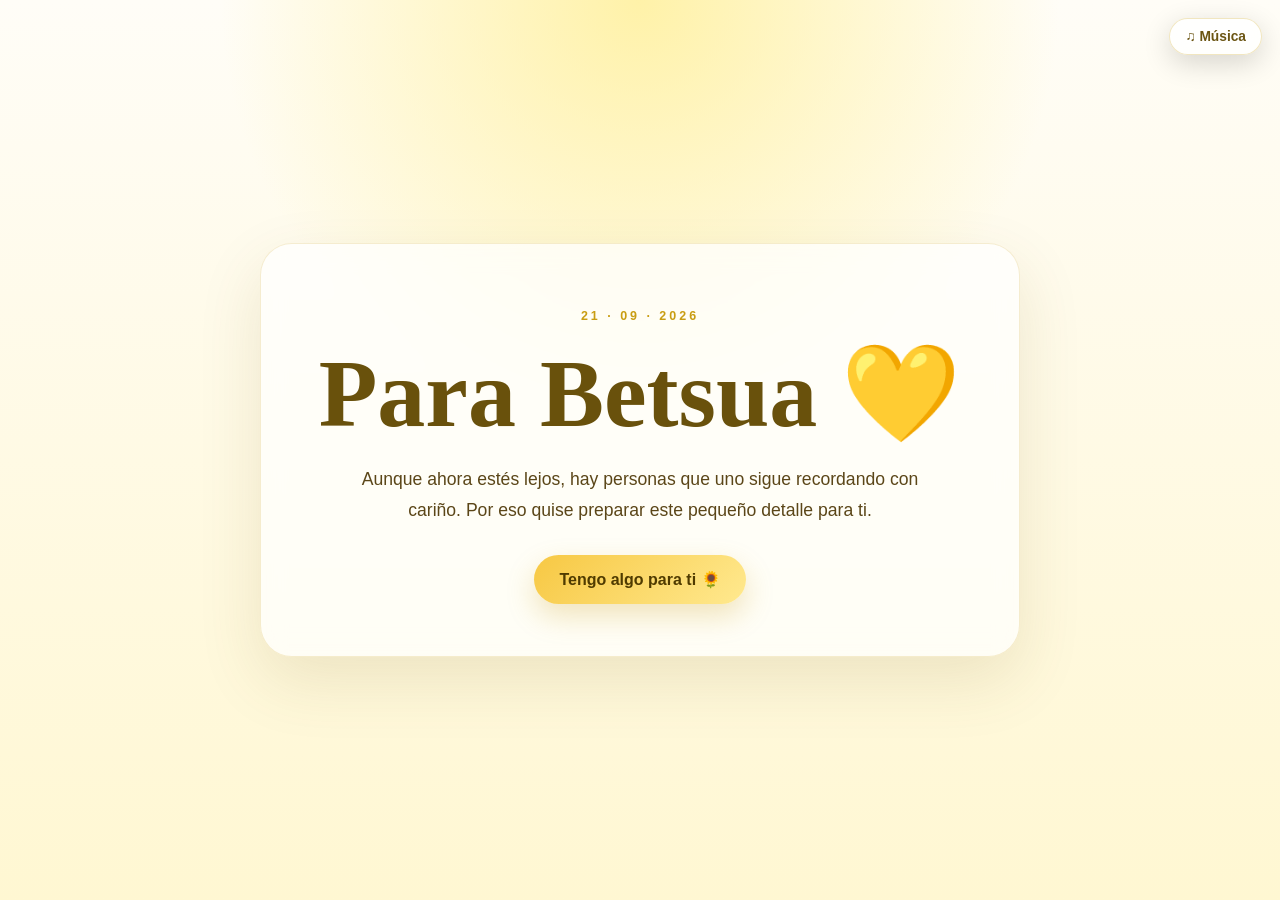
<file: index.html>
<!DOCTYPE html>
<html lang="es">
<head>
  <script>
    // Mantener limpia la dirección al abrir un enlace desde redes o chats.
    (() => {
      const url = new URL(window.location.href);
      let changed = false;
      for (const key of [...url.searchParams.keys()]) {
        if (/^utm_/i.test(key)) {
          url.searchParams.delete(key);
          changed = true;
        }
      }
      if (changed) {
        window.history.replaceState(window.history.state, "", url.pathname + url.search + url.hash);
      }
    })();
  </script>

  <meta charset="UTF-8">
  <meta name="viewport" content="width=device-width, initial-scale=1.0">
  <title>Para Betsua 💛</title>
  <link rel="stylesheet" href="css/style.css">
</head>
<body class="intro-page">

  <main class="intro">
    <div class="intro-card">
      <p class="small-date">21 · 09 · 2026</p>
      <h1>Para Betsua 💛</h1>
      <p class="intro-text">
        Aunque ahora estés lejos, hay personas que uno sigue recordando con cariño.
        Por eso quise preparar este pequeño detalle para ti.
      </p>

      <button class="main-button" id="openGarden">
        Tengo algo para ti 🌻
      </button>
    </div>
  </main>

  
  <audio id="bgMusic" loop autoplay preload="auto" src="audio/jardin_amarillo.mp3"></audio>
  <button class="music-control" id="musicControl" type="button" aria-label="Activar música">
    ♫ Música
  </button>

  <script
    data-goatcounter="https://chrixmc17.goatcounter.com/count"
    async
    src="https://gc.zgo.at/count.js">
  </script>
  <script src="js/script.js"></script>
</body>
</html>
</file>
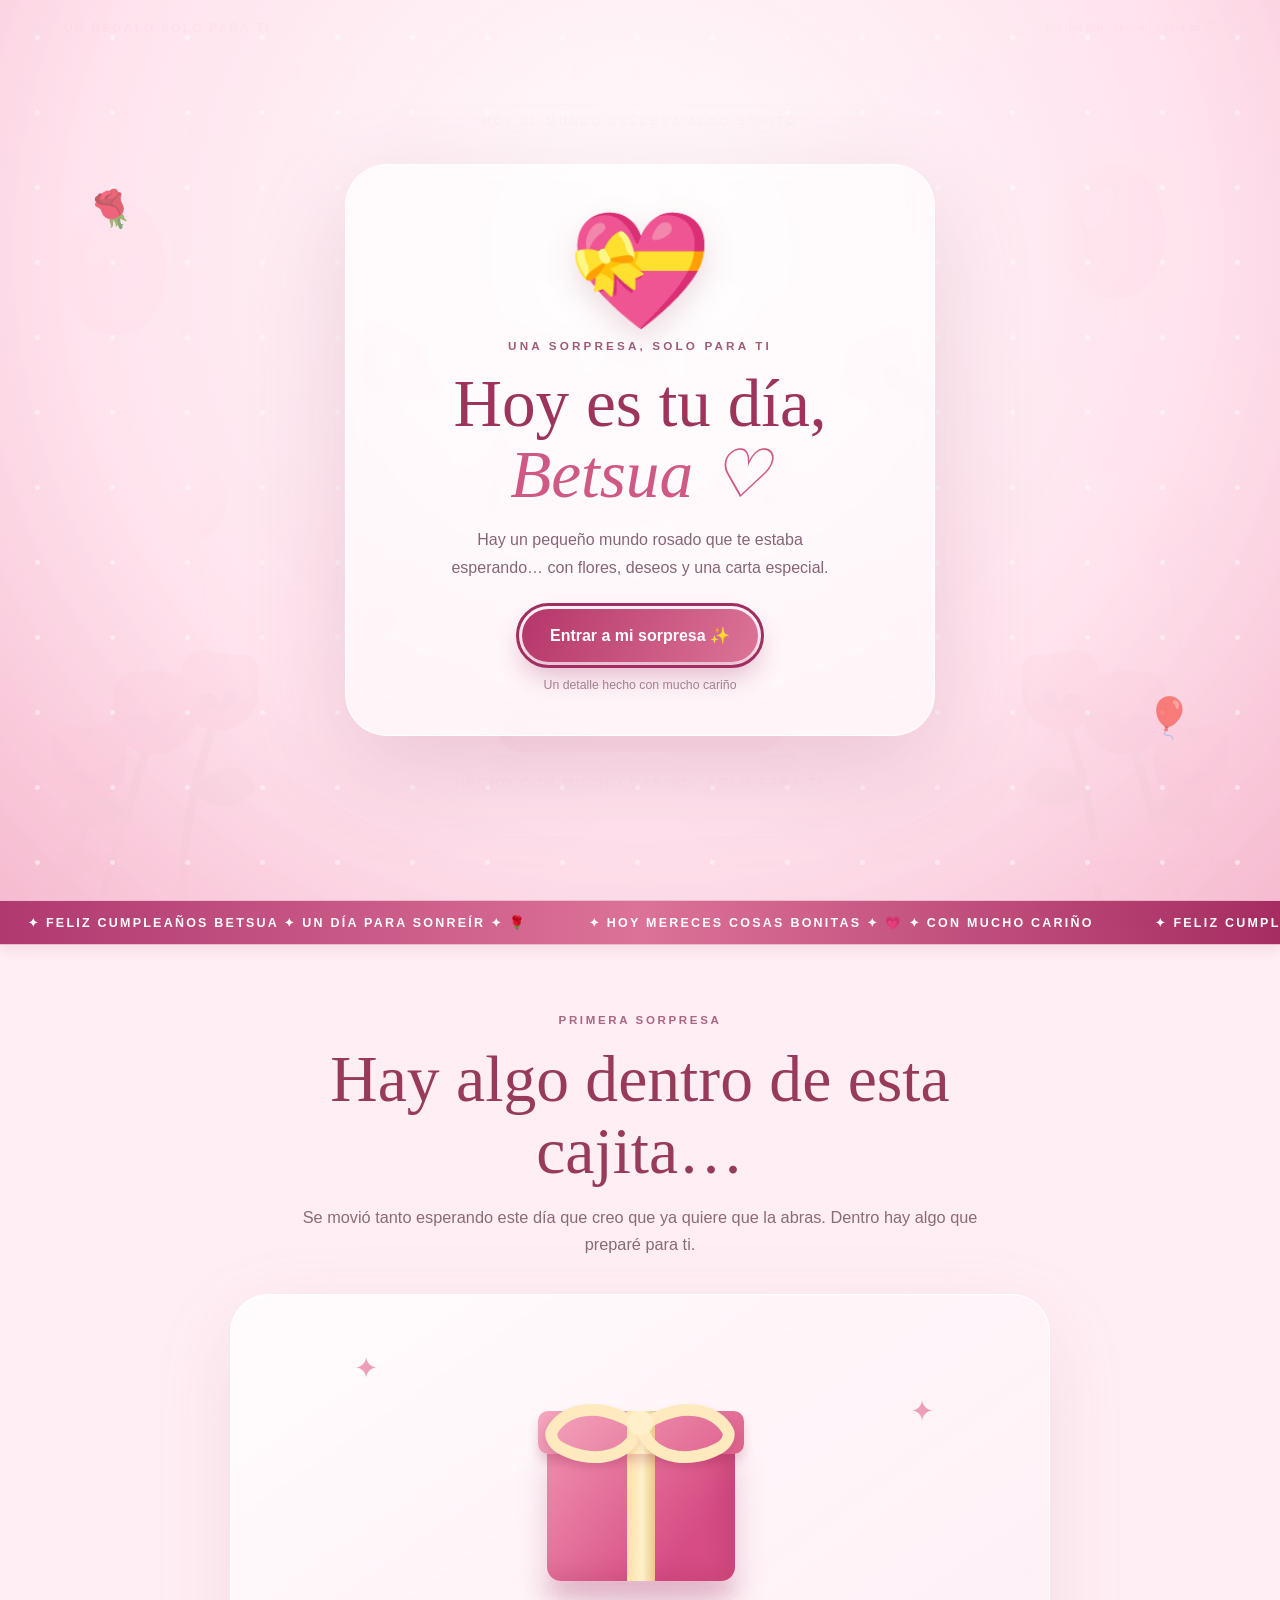
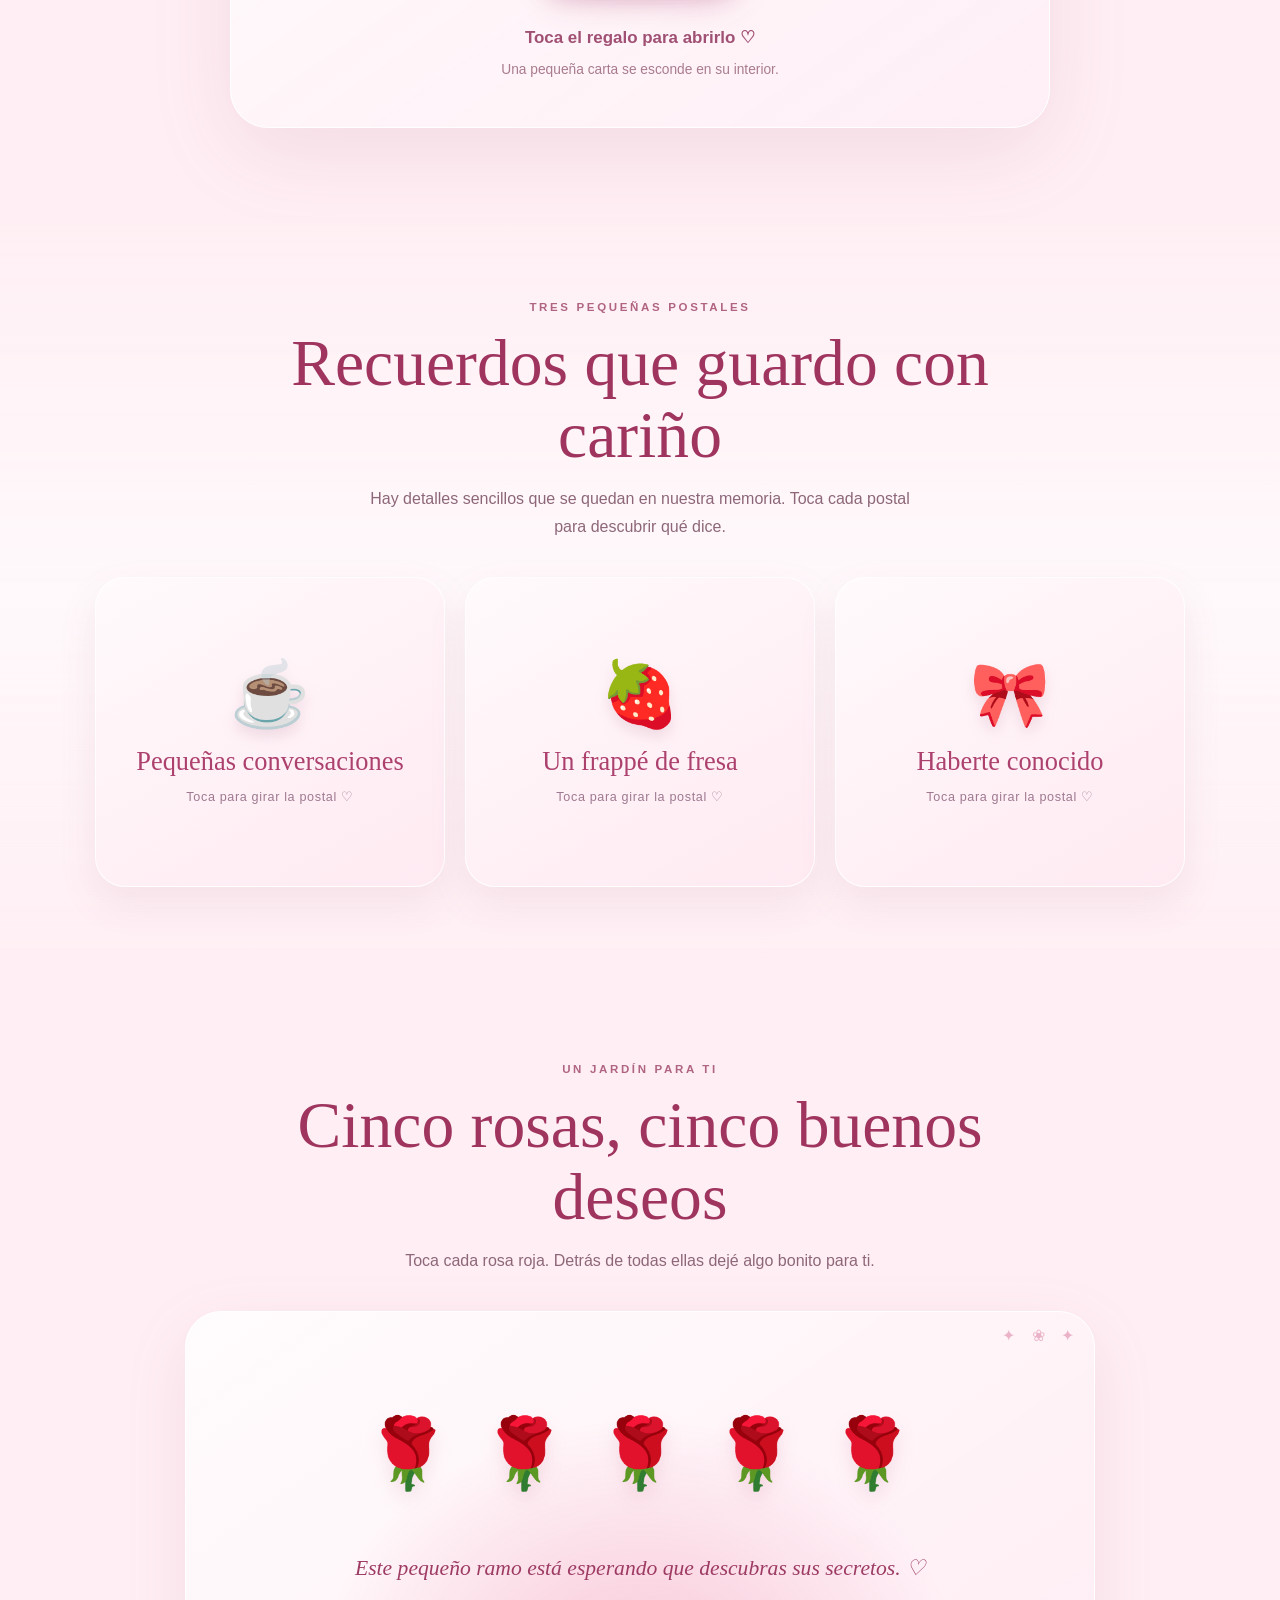
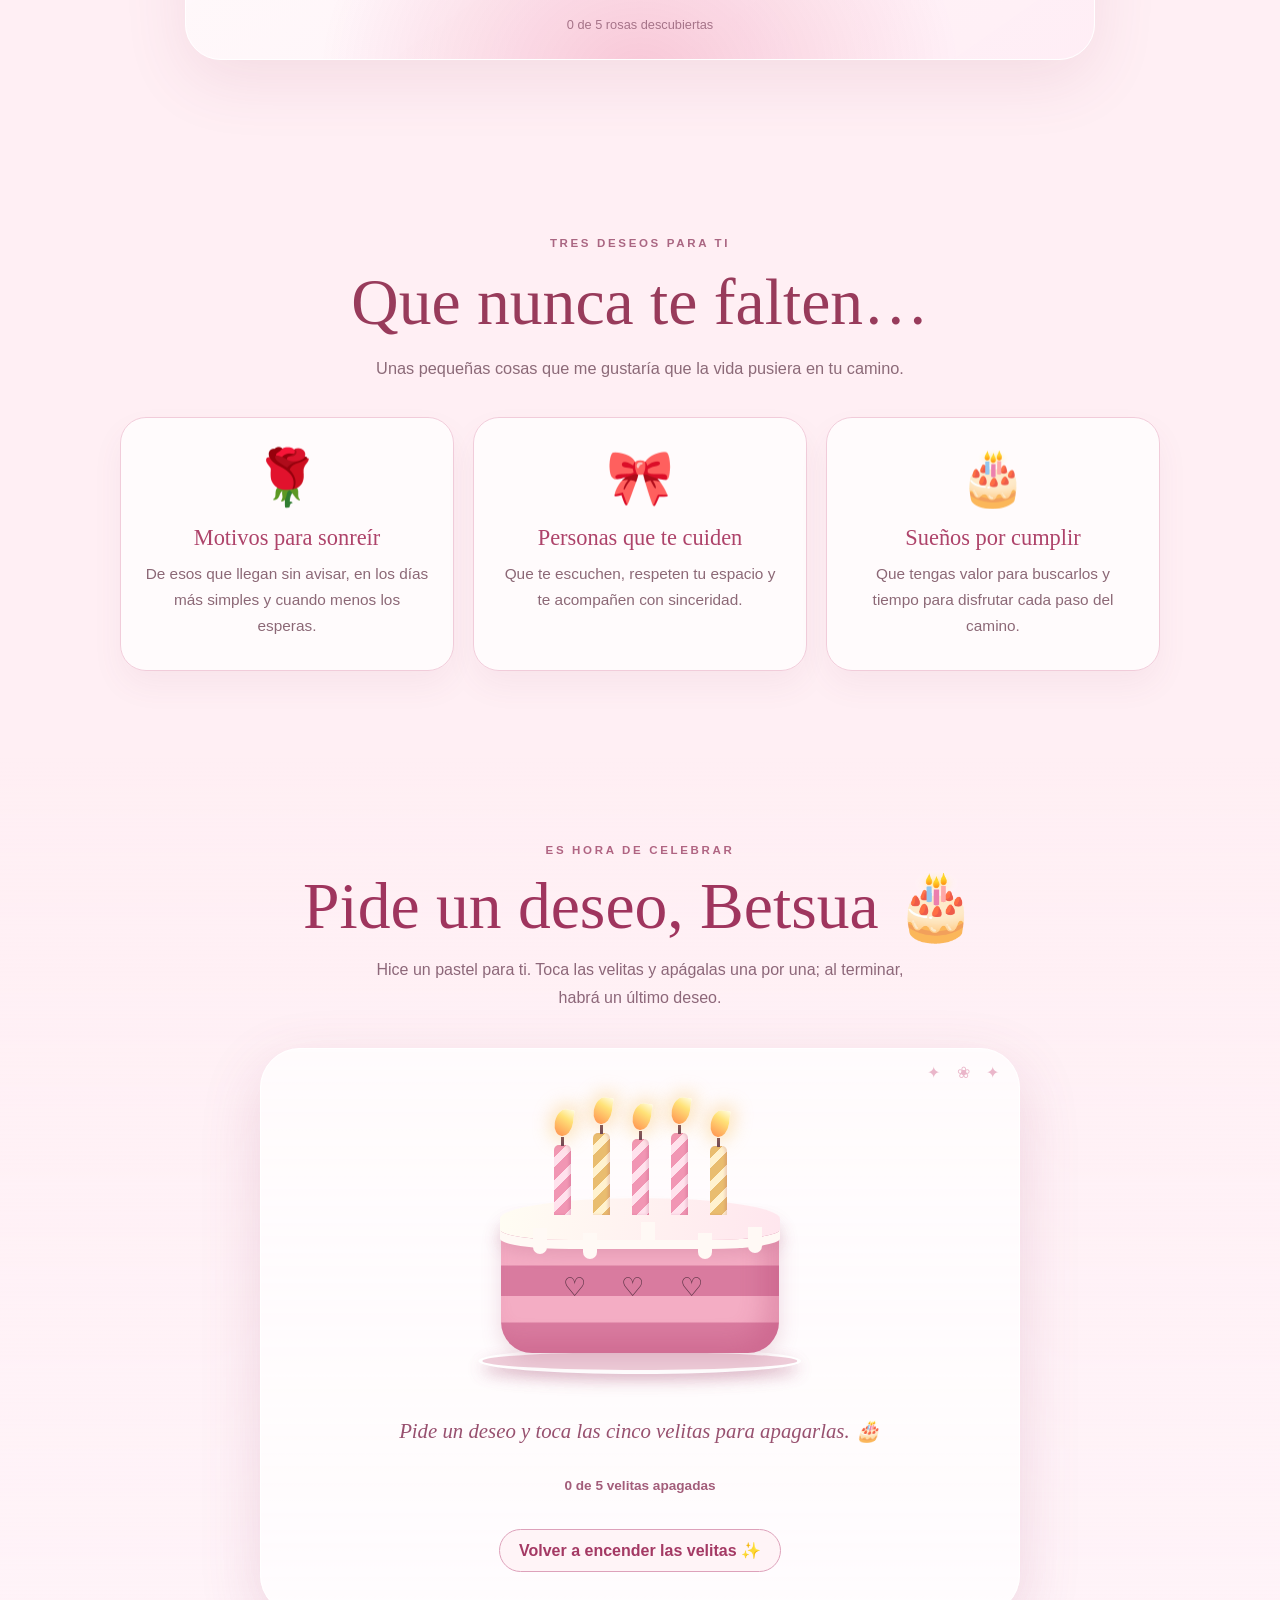
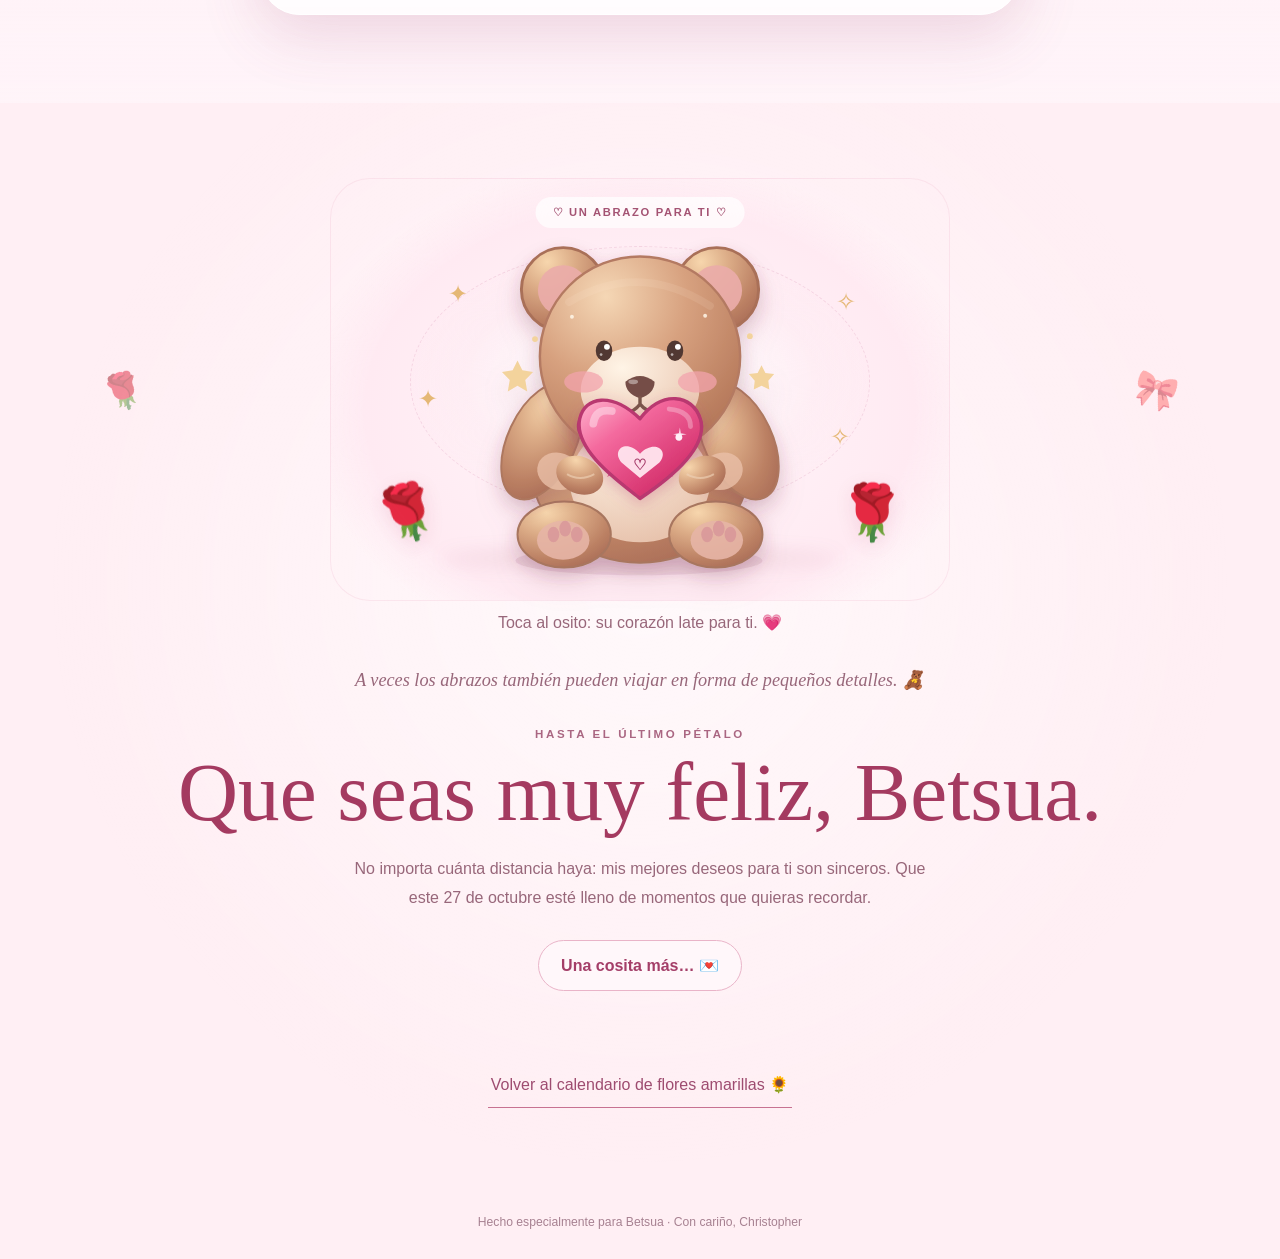
<file: cumpleanos-betsua.html>
<!DOCTYPE html>
<html lang="es">
<head>
  <script>
    // Mantener limpia la dirección al abrir un enlace desde redes o chats.
    (() => {
      const url = new URL(window.location.href);
      let changed = false;
      for (const key of [...url.searchParams.keys()]) {
        if (/^utm_/i.test(key)) {
          url.searchParams.delete(key);
          changed = true;
        }
      }
      if (changed) {
        window.history.replaceState(window.history.state, "", url.pathname + url.search + url.hash);
      }
    })();
  </script>

  <meta charset="UTF-8">
  <meta name="viewport" content="width=device-width, initial-scale=1, viewport-fit=cover">
  <meta name="theme-color" content="#fce6ef">
  <meta name="description" content="Una sorpresa de cumpleaños hecha especialmente para Betsua, con flores, recuerdos y mucho cariño.">
  <title>Para Betsua 💗 | Feliz cumpleaños</title>
  <style>
    :root{--rose:#b72858;--wine:#7c254d;--pink:#f3a6be;--soft:#fff3f6;--cream:#fffafa;--ink:#5e3446;--gold:#d4a16b}
    *{box-sizing:border-box}
    html{scroll-behavior:smooth}
    body{margin:0;overflow-x:hidden;font-family:"Segoe UI",Arial,sans-serif;color:var(--ink);background:#ffeff4}
    button,a{font:inherit}
    button{cursor:pointer}
    a{color:inherit}
    .sky{position:fixed;inset:0;z-index:-1;pointer-events:none;background:radial-gradient(ellipse at 12% 5%,#fffdfb 0%,transparent 42%),radial-gradient(ellipse at 85% 24%,#ffd4e0 0%,transparent 44%),linear-gradient(160deg,#ffe9f0,#fff5f5 52%,#fbd9e8)}
    .sky:after{content:"";position:absolute;inset:0;opacity:.22;background-image:radial-gradient(#cb7290 0.7px,transparent 0.7px);background-size:20px 20px}
    .topbar{position:absolute;top:0;left:0;right:0;z-index:3;display:flex;align-items:center;justify-content:space-between;gap:12px;padding:20px clamp(20px,5vw,75px);font-size:.76rem;letter-spacing:.17em;text-transform:uppercase;font-weight:700;color:#a95774}
    .topbar span:last-child{font-family:Georgia,serif;text-transform:none;font-style:italic;letter-spacing:.05em}
    .hero{min-height:100svh;position:relative;display:grid;place-items:center;overflow:hidden;padding:104px 22px 110px;text-align:center;isolation:isolate}
    .hero-glow{position:absolute;width:min(750px,96vw);aspect-ratio:1;border-radius:50%;top:7%;left:50%;transform:translateX(-50%);background:radial-gradient(circle,#fff9fb 5%,rgba(255,249,251,.7) 45%,transparent 72%);z-index:-1}
    .hero-content{position:relative;z-index:2;max-width:790px;animation:riseIn 1.2s both}
    .eyebrow{display:inline-block;padding:10px 19px;border:1px solid #e9b5c4;border-radius:100px;color:#a85171;background:rgba(255,255,255,.53);font-size:.71rem;letter-spacing:.24em;text-transform:uppercase;font-weight:700}
    h1,h2,h3{font-family:Georgia,"Times New Roman",serif;font-weight:400}
    h1{font-size:clamp(3.9rem,10vw,8.9rem);line-height:.93;letter-spacing:-.055em;margin:32px 0 20px;color:#963554;text-shadow:0 6px 30px rgba(243,137,168,.27)}
    h1 em{display:block;font-weight:400;font-style:italic;color:#c54674}
    .hero-lead{font-family:Georgia,serif;font-size:clamp(1.18rem,2.2vw,1.6rem);line-height:1.55;color:#80566a;margin:22px auto 31px;max-width:550px}
    .cta,.small-cta{display:inline-flex;gap:10px;align-items:center;justify-content:center;background:linear-gradient(135deg,#b92f60,#de6b93);border:1px solid rgba(255,255,255,.65);border-radius:100px;color:white;text-decoration:none;padding:16px 28px;font-weight:700;box-shadow:0 13px 30px rgba(181,49,98,.26);transition:transform .25s,box-shadow .25s}
    .cta:hover,.small-cta:hover{transform:translateY(-3px);box-shadow:0 18px 34px rgba(181,49,98,.32)}
    .date-line{margin-top:22px;font-size:.8rem;letter-spacing:.2em;color:#ab6983}
    .balloon{--d:0s;--tilt:6deg;position:absolute;width:clamp(58px,8vw,102px);height:clamp(79px,11vw,137px);border-radius:50% 50% 46% 46%;box-shadow:inset -13px -15px 18px rgba(111,36,72,.15),inset 12px 10px 15px rgba(255,255,255,.48),0 15px 35px rgba(162,72,106,.09);animation:balloonFloat 5.7s ease-in-out infinite alternate;animation-delay:var(--d);z-index:0;pointer-events:none}
    .balloon:before{content:"";position:absolute;top:15%;left:25%;background:rgba(255,255,255,.45);width:22%;height:35%;border-radius:100%;transform:rotate(28deg)}
    .balloon:after{content:"";position:absolute;top:100%;left:50%;width:1px;height:clamp(72px,12vw,145px);background:linear-gradient(#c58a98,#dbaeb9);transform:rotate(-8deg);transform-origin:top}
    .b1{top:22%;left:5%;background:linear-gradient(120deg,#ec9ab7,#f9c8d7);--d:-1s;--tilt:8deg}
    .b2{top:51%;left:13%;width:60px;height:80px;background:linear-gradient(120deg,#fff6e9,#f3d7ac);--d:-3s;--tilt:-8deg}
    .b3{top:18%;right:9%;background:linear-gradient(120deg,#d75b81,#f6a6ba);--d:-4s;--tilt:-6deg}
    .b4{top:52%;right:6%;width:70px;height:94px;background:linear-gradient(120deg,#f5b3c9,#ffe1e9);--d:-2s;--tilt:9deg}
    .petal-field,.confetti{position:fixed;inset:0;pointer-events:none;overflow:hidden}
    .petal-field{z-index:1}
    .confetti{z-index:30}
    .petal{position:absolute;top:-12%;opacity:.48;animation:petalFall linear infinite;color:#c94c79;filter:drop-shadow(0 2px 3px rgba(177,63,107,.08))}
    @keyframes petalFall{from{transform:translate3d(0,-5vh,0) rotate(0)}to{transform:translate3d(65px,115vh,0) rotate(490deg)}}
    @keyframes balloonFloat{to{transform:translateY(-22px) rotate(var(--tilt))}}
    @keyframes riseIn{from{opacity:0;transform:translateY(27px)}to{opacity:1;transform:translateY(0)}}
    .little-roses{position:absolute;bottom:0;left:0;width:100%;height:210px;display:flex;justify-content:space-between;align-items:end;padding:0 2%;pointer-events:none;opacity:.87;z-index:1}
    .rose-illustration{width:clamp(125px,24vw,285px);height:auto;animation:roseSway 6s ease-in-out infinite alternate;transform-origin:center bottom;filter:drop-shadow(0 10px 12px rgba(145,38,73,.12))}
    .rose-illustration.right{transform:scaleX(-1);animation-name:roseSwayRight}
    @keyframes roseSway{to{transform:rotate(5deg)}}
    @keyframes roseSwayRight{to{transform:scaleX(-1) rotate(5deg)}}
    .section{position:relative;padding:85px 20px}
    .section-heading{text-align:center;max-width:690px;margin:0 auto 35px}
    .overline{font-size:.72rem;color:#aa6682;text-transform:uppercase;letter-spacing:.23em;font-weight:700}
    .section-heading h2{font-size:clamp(2.3rem,6vw,4.1rem);color:#983b5b;line-height:1.1;margin:15px 0}
    .section-heading p{font-size:1.02rem;line-height:1.7;color:#8c6a78}
    .gift-section{padding-top:65px}
    .gift-stage{max-width:820px;margin:auto;padding:52px 24px 36px;text-align:center;border-radius:38px;background:linear-gradient(145deg,rgba(255,255,255,.78),rgba(255,238,246,.86));border:1px solid white;box-shadow:0 25px 85px rgba(155,55,99,.11);position:relative;overflow:hidden}
    .gift-stage:before,.gift-stage:after{position:absolute;content:"✦";color:#ed9eb9;font-size:1.8rem;top:13%;left:15%;animation:blink 2.3s infinite alternate}
    .gift-stage:after{top:23%;left:auto;right:14%;animation-delay:1s}
    @keyframes blink{to{opacity:.25;transform:scale(.7) rotate(20deg)}}
    .gift-button{position:relative;display:block;width:225px;height:245px;margin:15px auto 20px;border:0;background:transparent;outline-offset:10px;touch-action:manipulation}
    .gift-visual{position:absolute;inset:0;animation:giftWiggle 1.65s infinite ease-in-out}
    .gift-visual:before{content:"";position:absolute;width:200px;height:28px;bottom:5px;left:12px;border-radius:50%;background:rgba(135,49,86,.13);filter:blur(9px)}
    .gift-box{position:absolute;bottom:26px;left:19px;width:188px;height:137px;border-radius:9px 9px 14px 14px;background:linear-gradient(125deg,#ef8eae,#d64c83 75%);box-shadow:inset -13px -8px 19px rgba(129,27,64,.13),0 20px 32px rgba(169,39,91,.23)}
    .gift-box:after,.gift-lid:after{content:"";position:absolute;left:calc(50% - 14px);top:0;bottom:0;width:28px;background:linear-gradient(90deg,#ffe1a8,#fff0ca 55%,#ebc889)}
    .gift-lid{position:absolute;bottom:153px;left:10px;width:206px;height:43px;border-radius:10px;background:linear-gradient(135deg,#f4a6bd,#df618e);box-shadow:0 8px 11px rgba(154,38,79,.2);z-index:3;transition:transform 1s cubic-bezier(.16,.85,.27,1)}
    .gift-bow{position:absolute;bottom:184px;left:50%;transform:translateX(-50%);z-index:4;transition:transform 1s,opacity .6s}
    .gift-bow:before,.gift-bow:after{content:"";display:block;position:absolute;top:-24px;width:63px;height:45px;border:12px solid #ffeabf;background:transparent;border-radius:75% 20% 75% 25%;box-shadow:0 5px 8px rgba(121,42,81,.13)}
    .gift-bow:before{right:3px;transform:rotate(29deg)}
    .gift-bow:after{left:3px;transform:scaleX(-1) rotate(29deg)}
    .gift-knot{position:absolute;width:26px;height:24px;background:#fff0cc;top:-12px;left:-13px;border-radius:12px;z-index:2}
    .gift-visual.opened{animation:none}
    .gift-visual.opened .gift-lid{transform:translateY(-115px) rotate(-18deg)}
    .gift-visual.opened .gift-bow{transform:translate(-65px,-116px) rotate(-18deg);opacity:.1}
    .gift-button:focus-visible{outline:3px solid #b72858;border-radius:12px}
    @keyframes giftWiggle{0%,73%,100%{transform:rotate(0)}78%{transform:rotate(-5deg)}83%{transform:rotate(5deg)}88%{transform:rotate(-4deg)}93%{transform:rotate(3deg)}}
    .gift-help{color:#a05073;font-size:1.06rem;font-weight:600;margin:8px 0 0}
    .gift-small{font-size:.86rem;color:#a97b8e}
    .revealed{display:none;margin:23px auto 0;max-width:570px;animation:riseIn .7s both}
    .revealed.show{display:block}
    .revealed h3{font-size:2.3rem;color:#a43c63;margin:12px 0}
    .revealed p{line-height:1.7;color:#855b70}
    .heartline{font-size:2rem;letter-spacing:5px}
    .letter-section{display:none}
    .letter-section.show{display:block;animation:riseIn .7s both}
    .letter-card{max-width:790px;margin:auto;position:relative;background:linear-gradient(160deg,#fffefa,#fff8f6);padding:clamp(28px,6vw,64px);border-radius:3px 36px 36px 36px;border:1px solid #f1dedf;box-shadow:0 26px 75px rgba(132,57,81,.14);line-height:1.9;color:#765065;font-family:Georgia,serif;font-size:clamp(1.04rem,1.65vw,1.2rem)}
    .letter-card:before{content:"";position:absolute;top:0;left:0;border-top:52px solid #f5c7d7;border-right:52px solid transparent}
    .letter-card .salutation{font-size:1.8rem;color:#ac446d;line-height:1.3}
    .letter-card p{margin:17px 0}
    .letter-card .important{font-size:clamp(1.16rem,2vw,1.48rem);font-style:italic;color:#a33b64;text-align:center;padding:10px 0}
    .signature{text-align:right;margin-top:38px;font-style:italic;color:#a44770}
    .chapter{max-width:1080px;margin:auto}
    .memory-grid{display:grid;grid-template-columns:repeat(3,minmax(0,1fr));gap:19px;margin-top:25px}
    .memory{padding:28px 24px 30px;border:1px solid #f1ccda;background:rgba(255,255,255,.74);border-radius:26px;text-align:center;box-shadow:0 15px 32px rgba(143,60,98,.06);transition:transform .25s}
    .memory:hover{transform:translateY(-6px)}
    .memory-emoji{font-size:3.4rem;display:block}
    .memory h3{font-size:1.4rem;color:#ae436a;margin:16px 0 10px}
    .memory p{margin:0;color:#8c6876;font-size:.96rem;line-height:1.7}
    .teddy{display:grid;place-items:center;margin:4px auto 12px;width:min(230px,56vw);filter:drop-shadow(0 12px 16px rgba(142,62,92,.1));animation:balloonFloat 4s ease-in-out infinite alternate}
    .closing{text-align:center;padding:75px 20px 100px}
    .closing h2{font-size:clamp(2.4rem,7vw,5.2rem);line-height:1.08;color:#a43a60;margin:6px 0 17px}
    .closing p{max-width:590px;margin:0 auto 27px;line-height:1.8;color:#98677a}
    .closing a{display:inline-block;border-bottom:1px solid #c77291;text-decoration:none;color:#9e4c70;padding-bottom:5px}
    .mini-note{text-align:center;font-size:.76rem;color:#a78191;padding:0 18px 30px}
    .burst{position:absolute;width:9px;height:14px;border-radius:3px;animation:burstFly 1.8s ease-out forwards;transform:translate(-50%,-50%)}
    @keyframes burstFly{from{opacity:1;transform:translate(-50%,-50%) translate(0,0) rotate(0)}to{opacity:0;transform:translate(-50%,-50%) translate(var(--x),var(--y)) rotate(var(--r))}}
    @media(max-width:700px){
      .topbar{font-size:.62rem;padding:16px 18px}
      .hero{padding:100px 18px 155px;min-height:100svh}
      h1{margin-top:25px;font-size:clamp(3.35rem,13.9vw,5rem)}
      .hero-lead{font-size:1.13rem}
      .balloon{opacity:.56}
      .b1{top:10%;left:-27px}.b2{top:61%;left:-24px}.b3{top:12%;right:-26px}.b4{top:63%;right:-25px}
      .little-roses{height:165px;padding:0}
      .section{padding:65px 17px}
      .gift-stage{padding:40px 17px}
      .memory-grid{grid-template-columns:1fr;max-width:460px;margin:24px auto 0}
      .memory{padding:20px}
    }
    @media(prefers-reduced-motion:reduce){*,*:before,*:after{animation-duration:.001ms!important;animation-iteration-count:1!important;scroll-behavior:auto!important;transition-duration:.01ms!important}}

    /* Sobre animado que nace dentro del regalo */
    .birthday-envelope{position:absolute;left:50%;bottom:85px;width:145px;height:94px;display:block;opacity:0;z-index:2;pointer-events:none;transform:translateX(-50%) translateY(45px) scale(.58);transition:transform 1.2s cubic-bezier(.19,.81,.23,1),opacity .45s ease;filter:drop-shadow(0 16px 18px rgba(172,54,97,.18))}
    .envelope-paper{position:absolute;inset:0;display:block;border-radius:8px;background:linear-gradient(160deg,#fffefd,#ffe9f0);border:2px solid #f2c6d7;overflow:hidden}
    .envelope-paper:before{content:"";position:absolute;inset:0;background:#fbd4e3;clip-path:polygon(0 0,100% 0,50% 52%);z-index:1}
    .envelope-paper:after{content:"";position:absolute;inset:0;background:#fff4f7;clip-path:polygon(0 100%,100% 100%,50% 40%);z-index:2}
    .envelope-letter{position:absolute;display:block;top:6px;left:11px;right:11px;padding:10px 2px 22px;text-align:center;background:#fff;color:#b33b70;font-family:Georgia,serif;font-size:.8rem;border-radius:5px;z-index:2;box-shadow:0 4px 9px rgba(142,41,84,.08)}
    .envelope-fold{position:absolute;inset:0;background:#ffe3ec;clip-path:polygon(0 0,50% 54%,100% 0);z-index:3}
    .envelope-seal{position:absolute;bottom:17px;left:calc(50% - 12px);width:24px;height:24px;background:#d85d87;color:white;border-radius:50%;font-weight:bold;display:grid;place-items:center;z-index:4;box-shadow:0 2px 6px rgba(166,46,84,.2)}
    .gift-visual.opened .birthday-envelope{opacity:1;z-index:5;transform:translateX(-50%) translateY(-128px) scale(1.16) rotate(-7deg)}
    .gift-visual.envelope-flying .birthday-envelope{opacity:0;transform:translateX(-50%) translateY(-220px) scale(1.37) rotate(5deg)}
    .teddy{border:0;background:transparent;padding:0;cursor:pointer;position:relative;touch-action:manipulation}
    .teddy:focus-visible{outline:3px solid #bc4879;outline-offset:6px;border-radius:24px}
    .teddy svg{max-width:100%;height:auto;overflow:visible}
    .bear-heart,.bear-head,.bear-left-arm,.bear-right-arm{transform-box:fill-box;transform-origin:center}
    .teddy.celebrating .bear-heart{animation:bearBeat .8s ease-in-out 3}
    .teddy.celebrating .bear-head{animation:bearSmile .8s ease-in-out 3}
    .teddy.celebrating .bear-left-arm{animation:bearWaveLeft 1s ease-in-out 2}
    .teddy.celebrating .bear-right-arm{animation:bearWaveRight 1s ease-in-out 2}
    .bear-hint{font-size:.93rem;color:#a95578;margin:0 auto 22px;line-height:1.6}
    .bear-floating-heart{position:absolute;left:50%;top:44%;font-size:1.4rem;pointer-events:none;animation:bearHeartUp 1.65s ease-out forwards;animation-delay:var(--delay,0s)}
    @keyframes bearBeat{0%,100%{transform:scale(1)}20%,55%{transform:scale(1.18)}35%,75%{transform:scale(1.04)}}
    @keyframes bearSmile{0%,100%{transform:rotate(0)}35%{transform:rotate(-4deg)}65%{transform:rotate(3deg)}}
    @keyframes bearWaveLeft{0%,100%{transform:rotate(0)}50%{transform:rotate(-9deg)}}
    @keyframes bearWaveRight{0%,100%{transform:rotate(0)}50%{transform:rotate(9deg)}}
    @keyframes bearHeartUp{0%{opacity:0;transform:translate(-50%,10px) scale(.5)}18%{opacity:1}100%{opacity:0;transform:translate(var(--dx,-30px),-122px) scale(1.55)}}
    .birthday-music{position:fixed;right:15px;bottom:15px;z-index:50;border:1px solid #f1c9d8;border-radius:40px;padding:12px 17px;background:rgba(255,252,254,.94);color:#ac426e;font-weight:700;box-shadow:0 12px 30px rgba(169,69,107,.2);cursor:pointer;backdrop-filter:blur(7px);transition:background .2s,color .2s,transform .2s}
    .birthday-music:hover{transform:translateY(-3px)}
    .birthday-music[aria-pressed="true"]{background:#b63369;color:#fff;border-color:#b63369}
    .birthday-music:focus-visible{outline:3px solid #b63369;outline-offset:3px}
    @media(prefers-reduced-motion:reduce){.birthday-envelope,.teddy.celebrating .bear-heart,.teddy.celebrating .bear-head,.teddy.celebrating .bear-left-arm,.teddy.celebrating .bear-right-arm,.bear-floating-heart{animation:none!important;transition:none!important}}

  </style>
  <link rel="stylesheet" href="css/betsua-magia.css?v=20261026-spacing9">
</head>
<body>
  <div class="magic-entry" id="magicWelcome" role="dialog" aria-modal="true" aria-label="Sorpresa de cumpleaños para Betsua">
    <span class="magic-entry-decoration one" aria-hidden="true">🌹</span>
    <span class="magic-entry-decoration two" aria-hidden="true">🎈</span>
    <div class="magic-entry-card">
      <div class="magic-entry-icon" aria-hidden="true"><span>💝</span></div>
      <div class="magic-entry-kicker">Una sorpresa, solo para ti</div>
      <h2>Hoy es tu día,<em>Betsua ♡</em></h2>
      <p>Hay un pequeño mundo rosado que te estaba esperando… con flores, deseos y una carta especial.</p>
      <button type="button" class="magic-entry-action" id="magicEnter">Entrar a mi sorpresa ✨</button>
      <span class="magic-entry-hint">Un detalle hecho con mucho cariño</span>
    </div>
  </div>
  <div id="magicConfetti" class="magic-wish-confetti" aria-hidden="true"></div>
  <div class="sky" aria-hidden="true"></div>
  <div class="petal-field" id="petals" aria-hidden="true"></div>
  <div class="confetti" id="confetti" aria-hidden="true"></div>
  <nav class="topbar"><span>Un regalo solo para ti ♡</span><span>Un día tan especial como tú ♡</span></nav>

  <header class="hero" id="inicio">
    <div class="hero-glow" aria-hidden="true"></div>
    <div class="balloon b1" aria-hidden="true"></div><div class="balloon b2" aria-hidden="true"></div>
    <div class="balloon b3" aria-hidden="true"></div><div class="balloon b4" aria-hidden="true"></div>
    <div class="hero-content">
      <span class="eyebrow">Hoy el mundo celebra algo bonito</span>
      <h1>Feliz cumpleaños,<em>Betsua.</em></h1>
      <p class="hero-lead">Si pudiera, hoy llenaría tu día de rosas, abrazos, globos y pequeñas sorpresas. Como estamos lejos, preparé este rincón especial para ti.</p>
      <a class="cta" href="#tu-regalo">Hay un regalo esperándote 🎀</a>
      <div class="date-line">HECHO CON MUCHO CARIÑO, SOLO PARA TI</div>
    </div>
    <div class="little-roses" aria-hidden="true">
      <svg class="rose-illustration" viewBox="0 0 270 260" xmlns="http://www.w3.org/2000/svg">
        <path d="M73 253Q93 185 120 97M148 257Q148 169 186 71M20 260Q66 200 61 135" stroke="#39764d" stroke-width="8" fill="none" stroke-linecap="round"/>
        <path d="M100 171Q45 130 36 182Q68 204 100 171M153 156Q202 112 218 154Q193 186 153 156M70 217Q22 194 29 239Q50 252 70 217" fill="#5d9b69"/>
        <g fill="#c13258"><circle cx="122" cy="82" r="40"/><circle cx="183" cy="62" r="37"/><circle cx="60" cy="131" r="35"/></g>
        <g fill="#e75d7b"><ellipse cx="108" cy="68" rx="23" ry="27" transform="rotate(-40 108 68)"/><ellipse cx="138" cy="69" rx="21" ry="27" transform="rotate(40 138 69)"/><ellipse cx="170" cy="47" rx="22" ry="25" transform="rotate(-34 170 47)"/><ellipse cx="199" cy="51" rx="20" ry="26" transform="rotate(35 199 51)"/><ellipse cx="46" cy="118" rx="21" ry="25" transform="rotate(-40 46 118)"/><ellipse cx="74" cy="115" rx="19" ry="25" transform="rotate(40 74 115)"/></g>
        <path d="M97 86Q118 116 145 86Q127 70 123 98Q113 77 97 86M163 67Q183 96 205 66Q188 52 184 76Q179 57 163 67M42 141Q59 162 80 140Q64 128 61 148Q55 128 42 141" fill="#8f2144"/>
      </svg>
      <svg class="rose-illustration right" viewBox="0 0 270 260" xmlns="http://www.w3.org/2000/svg">
        <path d="M73 253Q93 185 120 97M148 257Q148 169 186 71M20 260Q66 200 61 135" stroke="#39764d" stroke-width="8" fill="none" stroke-linecap="round"/>
        <path d="M100 171Q45 130 36 182Q68 204 100 171M153 156Q202 112 218 154Q193 186 153 156M70 217Q22 194 29 239Q50 252 70 217" fill="#5d9b69"/>
        <g fill="#c13258"><circle cx="122" cy="82" r="40"/><circle cx="183" cy="62" r="37"/><circle cx="60" cy="131" r="35"/></g>
        <g fill="#e75d7b"><ellipse cx="108" cy="68" rx="23" ry="27" transform="rotate(-40 108 68)"/><ellipse cx="138" cy="69" rx="21" ry="27" transform="rotate(40 138 69)"/><ellipse cx="170" cy="47" rx="22" ry="25" transform="rotate(-34 170 47)"/><ellipse cx="199" cy="51" rx="20" ry="26" transform="rotate(35 199 51)"/><ellipse cx="46" cy="118" rx="21" ry="25" transform="rotate(-40 46 118)"/><ellipse cx="74" cy="115" rx="19" ry="25" transform="rotate(40 74 115)"/></g>
        <path d="M97 86Q118 116 145 86Q127 70 123 98Q113 77 97 86M163 67Q183 96 205 66Q188 52 184 76Q179 57 163 67M42 141Q59 162 80 140Q64 128 61 148Q55 128 42 141" fill="#8f2144"/>
      </svg>
    </div>
  </header>

  <div class="magic-ticker" aria-hidden="true"><div class="magic-ticker-inner">
    <span>✦ Feliz cumpleaños Betsua ✦ Un día para sonreír ✦ 🌹</span>
    <span>✦ Hoy mereces cosas bonitas ✦ 💗 ✦ Con mucho cariño</span>
    <span>✦ Feliz cumpleaños Betsua ✦ Un día para sonreír ✦ 🌹</span>
    <span>✦ Hoy mereces cosas bonitas ✦ 💗 ✦ Con mucho cariño</span>
  </div></div>
  <main>
    <section class="section gift-section" id="tu-regalo">
      <div class="section-heading">
        <span class="overline">Primera sorpresa</span>
        <h2>Hay algo dentro de esta cajita…</h2>
        <p>Se movió tanto esperando este día que creo que ya quiere que la abras. Dentro hay algo que preparé para ti.</p>
      </div>
      <div class="gift-stage">
        <button id="giftButton" class="gift-button" type="button" aria-label="Abrir tu regalo de cumpleaños">
          <span class="gift-visual" id="giftVisual" aria-hidden="true">
            <span class="gift-box"></span><span class="gift-lid"></span>
            <span class="gift-bow"><span class="gift-knot"></span></span>
            <span class="birthday-envelope" id="birthdayEnvelope"><span class="envelope-paper"><span class="envelope-letter">Para Betsua 💌</span><span class="envelope-fold"></span><span class="envelope-seal">♡</span></span></span>
          </span>
        </button>
        <p class="gift-help" id="giftHelp">Toca el regalo para abrirlo ♡</p>
        <p class="gift-small" id="giftSmall">Una pequeña carta se esconde en su interior.</p>
        <div class="revealed" id="revealed" aria-live="polite">
          <div class="heartline" aria-hidden="true">💗 🌹 💗</div>
          <h3>Una carta llegó para ti</h3>
          <p>El sobre salió de la cajita y está llevando mis palabras hacia la carta de abajo.</p>
          <a class="small-cta" href="#carta" id="readLetter">Volver a mi carta 💌</a>
        </div>
      </div>
    </section>

    <section class="section letter-section" id="carta">
      <div class="section-heading">
        <span class="overline">La parte más especial</span>
        <h2>Unas palabras de mi corazón al tuyo</h2>
      </div>
      <article class="letter-card">
        <p class="salutation">Querida Betsua,</p>
        <p>Hoy es tu cumpleaños, y desde que pensé en este regalo tuve algo muy claro: quería que, aunque estuviéramos lejos, por un momento sintieras que alguien se tomó el tiempo de hacer algo bonito exclusivamente para ti.</p>
        <p>Hay personas que llegan a nuestra vida sin hacer demasiado ruido y terminan dejando recuerdos enormes. Tú eres una de esas personas para mí. Todavía recuerdo nuestras conversaciones, las pequeñas bromas y aquel frappé de fresa. Son momentos sencillos, pero a mí me siguen sacando una sonrisa.</p>
        <p class="important">Y sí, Betsua… te extraño mucho. Extraño compartir momentos contigo y saber de ti como antes.</p>
        <p>No te lo digo para ponerte triste, para pedirte algo ni para que sientas que tienes que responderme. Quiero que hoy sea un día tuyo, lleno de alegría. Solo quería ser sincero con el cariño que te tengo y con lo importante que ha sido para mí haberte conocido.</p>
        <p>De corazón, deseo que este nuevo año te regale tranquilidad cuando la necesites, fuerza en los días difíciles, aventuras bonitas, personas que te cuiden de verdad y sueños que poco a poco se vuelvan realidad. Que nunca te falten razones para reír, ni momentos en los que puedas sentirte orgullosa de ti misma.</p>
        <p>Si alguna vez dudas de lo valiosa que eres, espero que recuerdes que hay algo muy especial en tu forma de ser. Mereces cosas lindas, respeto, paz y un amor bonito por la vida, empezando por el que puedas darte a ti misma.</p>
        <p>Gracias por aquellos instantes que quedaron guardados en mi memoria. No sé qué nos traerá el tiempo, pero sí sé que me alegra muchísimo que nuestros caminos se hayan cruzado.</p>
        <p class="important">Feliz cumpleaños, Betsua. Ojalá hoy tu sonrisa sea más grande que todas estas flores juntas. 🌹</p>
        <p class="signature">Con muchísimo cariño,<br><strong>Christopher ♡</strong></p>
      </article>
    </section>

    <section class="magic-section magic-memories" id="recuerdos">
      <div class="magic-section-title">
        <small>Tres pequeñas postales</small>
        <h2>Recuerdos que guardo con cariño</h2>
        <p>Hay detalles sencillos que se quedan en nuestra memoria. Toca cada postal para descubrir qué dice.</p>
      </div>
      <div class="magic-memories-grid">
        <article class="magic-memory">
          <button type="button" aria-pressed="false" aria-label="Descubrir recuerdo 1"><span class="magic-memory-inner">
            <span class="magic-memory-face"><span class="magic-memory-art">☕</span><span class="magic-memory-name">Pequeñas conversaciones</span><span class="magic-memory-hint">Toca para girar la postal ♡</span></span>
            <span class="magic-memory-face magic-memory-back"><span class="magic-memory-name">Esos ratitos</span><p>Me gustaba conversar contigo, incluso de las cosas más sencillas. Son recuerdos que sigo guardando con una sonrisa.</p><small>Toca otra vez para volver ♡</small></span>
          </span></button>
        </article>
        <article class="magic-memory">
          <button type="button" aria-pressed="false" aria-label="Descubrir recuerdo 2"><span class="magic-memory-inner">
            <span class="magic-memory-face"><span class="magic-memory-art">🍓</span><span class="magic-memory-name">Un frappé de fresa</span><span class="magic-memory-hint">Toca para girar la postal ♡</span></span>
            <span class="magic-memory-face magic-memory-back"><span class="magic-memory-name">Un detalle dulce</span><p>Me alegró saber que aquel frappé de fresa te había gustado. A veces un detalle pequeño puede hacer especial todo un día.</p><small>Toca otra vez para volver ♡</small></span>
          </span></button>
        </article>
        <article class="magic-memory">
          <button type="button" aria-pressed="false" aria-label="Descubrir recuerdo 3"><span class="magic-memory-inner">
            <span class="magic-memory-face"><span class="magic-memory-art">🎀</span><span class="magic-memory-name">Haberte conocido</span><span class="magic-memory-hint">Toca para girar la postal ♡</span></span>
            <span class="magic-memory-face magic-memory-back"><span class="magic-memory-name">Gracias por coincidir</span><p>Entre tantas personas y tantos caminos, me alegra haber coincidido contigo. Te deseo de corazón muchas cosas bonitas.</p><small>Toca otra vez para volver ♡</small></span>
          </span></button>
        </article>
      </div>
    </section>

    <section class="magic-section magic-rose-section" id="rosas">
      <div class="magic-section-title">
        <small>Un jardín para ti</small>
        <h2>Cinco rosas, cinco buenos deseos</h2>
        <p>Toca cada rosa roja. Detrás de todas ellas dejé algo bonito para ti.</p>
      </div>
      <div class="magic-rose-room">
        <div class="magic-rose-row">
          <button type="button" class="magic-rose-button" aria-label="Descubrir deseo de la rosa 1"><span class="magic-rose-icon">🌹</span></button>
          <button type="button" class="magic-rose-button" aria-label="Descubrir deseo de la rosa 2"><span class="magic-rose-icon">🌹</span></button>
          <button type="button" class="magic-rose-button" aria-label="Descubrir deseo de la rosa 3"><span class="magic-rose-icon">🌹</span></button>
          <button type="button" class="magic-rose-button" aria-label="Descubrir deseo de la rosa 4"><span class="magic-rose-icon">🌹</span></button>
          <button type="button" class="magic-rose-button" aria-label="Descubrir deseo de la rosa 5"><span class="magic-rose-icon">🌹</span></button>
        </div>
        <p class="magic-rose-message" id="magicRoseLine" aria-live="polite">Este pequeño ramo está esperando que descubras sus secretos. ♡</p>
        <div class="magic-rose-counter" id="magicRoseCount">0 de 5 rosas descubiertas</div>
      </div>
    </section>
    <section class="section chapter" id="deseos">
      <div class="section-heading">
        <span class="overline">Tres deseos para ti</span>
        <h2>Que nunca te falten…</h2>
        <p>Unas pequeñas cosas que me gustaría que la vida pusiera en tu camino.</p>
      </div>
      <div class="memory-grid">
        <article class="memory"><span class="memory-emoji" aria-hidden="true">🌹</span><h3>Motivos para sonreír</h3><p>De esos que llegan sin avisar, en los días más simples y cuando menos los esperas.</p></article>
        <article class="memory"><span class="memory-emoji" aria-hidden="true">🎀</span><h3>Personas que te cuiden</h3><p>Que te escuchen, respeten tu espacio y te acompañen con sinceridad.</p></article>
        <article class="memory"><span class="memory-emoji" aria-hidden="true">🎂</span><h3>Sueños por cumplir</h3><p>Que tengas valor para buscarlos y tiempo para disfrutar cada paso del camino.</p></article>
      </div>
    </section>

    <section class="magic-section magic-surprise-cake" id="pastel">
      <div class="magic-section-title">
        <small>Es hora de celebrar</small>
        <h2>Pide un deseo, Betsua 🎂</h2>
        <p>Hice un pastel para ti. Toca las velitas y apágalas una por una; al terminar, habrá un último deseo.</p>
      </div>
      <div class="magic-cake-card">
        <div class="magic-cake" role="group" aria-label="Pastel de cumpleaños con cinco velitas que puedes apagar">
          <div class="magic-cake-shadow"></div><div class="magic-cake-plate"></div>
          <div class="magic-cake-base"></div><div class="magic-cake-frosting"></div>
          <div class="magic-cake-decoration" aria-hidden="true">♡ ♡ ♡</div>
          <div class="magic-candles">
            <button class="magic-candle" type="button" aria-label="Apagar velita 1" aria-pressed="false"><span class="magic-flame"></span></button>
            <button class="magic-candle" type="button" aria-label="Apagar velita 2" aria-pressed="false"><span class="magic-flame"></span></button>
            <button class="magic-candle" type="button" aria-label="Apagar velita 3" aria-pressed="false"><span class="magic-flame"></span></button>
            <button class="magic-candle" type="button" aria-label="Apagar velita 4" aria-pressed="false"><span class="magic-flame"></span></button>
            <button class="magic-candle" type="button" aria-label="Apagar velita 5" aria-pressed="false"><span class="magic-flame"></span></button>
          </div>
        </div>
        <p class="magic-cake-message" id="magicCakeLine" aria-live="polite">Pide un deseo y toca las cinco velitas para apagarlas. 🎂</p>
        <p class="magic-cake-progress" id="magicCandleCount">0 de 5 velitas apagadas</p>
        <p class="magic-complete" id="magicFinalWish" aria-live="polite"></p>
        <button type="button" class="magic-cake-reset" id="magicCakeReset">Volver a encender las velitas ✨</button>
      </div>
    </section>
    <section class="closing">
      <div class="bear-garden" aria-label="Un osito de peluche entre rosas de cumpleaños">
        <div class="bear-ambient-sparkles" aria-hidden="true">
          <span class="bear-star bs1">✦</span><span class="bear-star bs2">✧</span><span class="bear-star bs3">✦</span><span class="bear-star bs4">✧</span>
        </div>
        <span class="bear-deco-flower flower-left" aria-hidden="true">🌹</span>
        <span class="bear-deco-flower flower-right" aria-hidden="true">🌹</span>
        <span class="bear-deco-ribbon" aria-hidden="true">♡ UN ABRAZO PARA TI ♡</span>
        <button class="teddy teddy-deluxe" id="birthdayBear" type="button" aria-label="Abrazar al osito y hacer latir su corazón" aria-describedby="bearMessage">
          <svg xmlns="http://www.w3.org/2000/svg" viewBox="0 0 360 400" role="img" aria-label="Osito de peluche detallado con moño de terciopelo, mejillas rosadas y un gran corazón rosa">
            <defs>
              <radialGradient id="bearFur" cx="31%" cy="17%" r="92%">
                <stop offset="0" stop-color="#f7d6ad"/><stop offset=".37" stop-color="#dbab86"/><stop offset=".76" stop-color="#bc8164"/><stop offset="1" stop-color="#a96c56"/>
              </radialGradient>
              <radialGradient id="bearFurFace" cx="33%" cy="20%" r="81%">
                <stop offset="0" stop-color="#f5d7b5"/><stop offset=".5" stop-color="#d7a17f"/><stop offset="1" stop-color="#b77a5c"/>
              </radialGradient>
              <radialGradient id="bearMuzzle" cx="35%" cy="24%" r="83%">
                <stop offset="0" stop-color="#fff4e6"/><stop offset="1" stop-color="#e8c3ad"/>
              </radialGradient>
              <linearGradient id="bearHeartGradient" x1="0%" y1="0%" x2="93%" y2="100%">
                <stop offset="0" stop-color="#ffb5cf"/><stop offset=".33" stop-color="#f46a9e"/><stop offset=".75" stop-color="#d93873"/><stop offset="1" stop-color="#a72f63"/>
              </linearGradient>
              <linearGradient id="bearBowGradient" x1="0%" y1="0%" x2="95%" y2="85%">
                <stop offset="0" stop-color="#f9b9d2"/><stop offset=".49" stop-color="#df588c"/><stop offset="1" stop-color="#a52b61"/>
              </linearGradient>
              <linearGradient id="bearGold" x1="0%" y1="0%" x2="100%" y2="100%">
                <stop offset="0" stop-color="#fff2b9"/><stop offset=".5" stop-color="#eac584"/><stop offset="1" stop-color="#cb9e5e"/>
              </linearGradient>
              <filter id="bearPlushShadow" x="-50%" y="-50%" width="200%" height="200%">
                <feDropShadow dx="0" dy="7" stdDeviation="8" flood-color="#713751" flood-opacity=".18"/>
              </filter>
              <filter id="bearHeartGlow" x="-35%" y="-35%" width="170%" height="170%">
                <feDropShadow dx="0" dy="5" stdDeviation="7" flood-color="#bc4775" flood-opacity=".3"/>
              </filter>
            </defs>
            <ellipse cx="179" cy="370" rx="127" ry="15" fill="#8d4663" opacity=".12"/>
            <g class="bear-body" filter="url(#bearPlushShadow)">
              <ellipse cx="180" cy="274" rx="112" ry="98" fill="url(#bearFur)" stroke="#a8765f" stroke-width="2"/>
              <ellipse cx="180" cy="289" rx="72" ry="62" fill="url(#bearMuzzle)" opacity=".97"/>
              <ellipse cx="102" cy="343" rx="48" ry="34" fill="url(#bearFur)" stroke="#a8765f" stroke-width="2"/>
              <ellipse cx="258" cy="343" rx="48" ry="34" fill="url(#bearFur)" stroke="#a8765f" stroke-width="2"/>
              <ellipse cx="101" cy="349" rx="27" ry="20" fill="#e7b5a7" opacity=".9"/>
              <ellipse cx="259" cy="349" rx="27" ry="20" fill="#e7b5a7" opacity=".9"/>
              <g fill="#d79298" opacity=".72">
                <ellipse cx="91" cy="343" rx="6" ry="8"/><ellipse cx="103" cy="337" rx="6" ry="8"/><ellipse cx="115" cy="343" rx="6" ry="8"/>
                <ellipse cx="249" cy="343" rx="6" ry="8"/><ellipse cx="261" cy="337" rx="6" ry="8"/><ellipse cx="273" cy="343" rx="6" ry="8"/>
              </g>
            </g>
            <g class="bear-left-arm" filter="url(#bearPlushShadow)">
              <ellipse cx="79" cy="247" rx="35" ry="64" transform="rotate(25 79 247)" fill="url(#bearFur)" stroke="#ad775f" stroke-width="2"/>
              <ellipse cx="96" cy="278" rx="22" ry="19" transform="rotate(20 96 278)" fill="#eac0a8" opacity=".8"/>
            </g>
            <g class="bear-right-arm" filter="url(#bearPlushShadow)">
              <ellipse cx="281" cy="247" rx="35" ry="64" transform="rotate(-25 281 247)" fill="url(#bearFur)" stroke="#ad775f" stroke-width="2"/>
              <ellipse cx="264" cy="278" rx="22" ry="19" transform="rotate(-20 264 278)" fill="#eac0a8" opacity=".8"/>
            </g>
            <g class="bear-head" filter="url(#bearPlushShadow)">
              <circle cx="101" cy="91" r="43" fill="url(#bearFur)" stroke="#a96f58" stroke-width="3"/>
              <circle cx="259" cy="91" r="43" fill="url(#bearFur)" stroke="#a96f58" stroke-width="3"/>
              <circle cx="101" cy="92" r="26" fill="#ebada9" opacity=".93"/>
              <circle cx="259" cy="92" r="26" fill="#ebada9" opacity=".93"/>
              <circle cx="180" cy="160" r="103" fill="url(#bearFurFace)" stroke="#b47a62" stroke-width="2.5"/>
              <path d="M107 104Q179 61 252 108" stroke="#ffeed6" stroke-width="8" opacity=".11" fill="none" stroke-linecap="round"/>
              <ellipse cx="180" cy="195" rx="61" ry="45" fill="url(#bearMuzzle)"/>
              <ellipse cx="122" cy="186" rx="20" ry="11" fill="#f3a4ad" opacity=".74"/>
              <ellipse cx="239" cy="186" rx="20" ry="11" fill="#f3a4ad" opacity=".74"/>
              <g class="bear-eyes">
                <ellipse cx="143" cy="154" rx="8.5" ry="10.5" fill="#513731"/><ellipse cx="216" cy="154" rx="8.5" ry="10.5" fill="#513731"/>
                <circle cx="146" cy="150" r="3" fill="#fff"/><circle cx="219" cy="150" r="3" fill="#fff"/>
                <circle cx="140" cy="158" r="1.4" fill="#fff" opacity=".6"/><circle cx="213" cy="158" r="1.4" fill="#fff" opacity=".6"/>
              </g>
              <g class="bear-sleep-eyes" opacity="0" fill="none" stroke="#513731" stroke-width="4" stroke-linecap="round">
                <path d="M133 158Q143 167 152 158"/><path d="M207 158Q217 167 226 158"/>
              </g>
              <path d="M165 186Q180 174 195 186Q195 198 180 203Q165 198 165 186Z" fill="#754d46"/>
              <ellipse cx="173" cy="186" rx="5" ry="2.5" fill="#fff" opacity=".4"/>
              <path d="M180 202V209 M180 209Q169 223 155 213 M180 209Q192 223 206 213" stroke="#79554a" stroke-width="3.5" stroke-linecap="round" fill="none"/>
              <g class="bear-brow-sparkles" fill="#fff7e9" opacity=".85"><circle cx="110" cy="119" r="2"/><circle cx="247" cy="118" r="2"/></g>
            </g>
            <g class="bear-bowtie" filter="url(#bearPlushShadow)">
              <path d="M171 238Q138 210 117 226Q111 244 140 255L170 250Z" fill="url(#bearBowGradient)" stroke="#af386c" stroke-width="2"/>
              <path d="M189 238Q222 210 243 226Q249 244 220 255L190 250Z" fill="url(#bearBowGradient)" stroke="#af386c" stroke-width="2"/>
              <path d="M169 250L146 284L170 271L181 258Z" fill="#d75989"/>
              <path d="M190 250L214 284L188 271L178 258Z" fill="#d75989"/>
              <ellipse cx="180" cy="246" rx="13" ry="11" fill="#9d2556" stroke="#f6b6cd" stroke-width="2"/>
              <circle cx="180" cy="245" r="4" fill="url(#bearGold)"/>
            </g>
            <g class="bear-heart" filter="url(#bearHeartGlow)">
              <path d="M180 306C163 292 111 257 118 224C123 201 151 196 180 224C203 194 234 199 242 224C252 256 201 292 180 306Z"
                    fill="url(#bearHeartGradient)" stroke="#b93770" stroke-width="3.5" stroke-linejoin="round"/>
              <path d="M132 229Q134 213 151 216" stroke="#fff4f8" stroke-width="8" stroke-linecap="round" opacity=".43" fill="none"/>
              <path d="M210 214Q232 216 232 232" stroke="#fff4f8" stroke-width="5" stroke-linecap="round" opacity=".3" fill="none"/>
              <path class="bear-heart-little" d="M180 260C166 244 150 256 161 269L180 285L200 269C211 256 194 245 180 260Z" fill="#ffe3ee" opacity=".96"/>
              <text x="180" y="277" text-anchor="middle" font-size="15" font-weight="700" font-family="Georgia, serif" fill="#a13464">♡</text>
              <g class="bear-heart-shine" fill="#ffeff8"><circle cx="220" cy="243" r="3.5"/><path d="M221 233l1 6 6 1-6 1-1 6-1-6-6-1 6-1Z" opacity=".86"/></g>
            </g>
            <g class="bear-hand-over-heart">
              <ellipse cx="118" cy="282" rx="25" ry="19" transform="rotate(23 118 282)" fill="url(#bearFur)"/>
              <ellipse cx="244" cy="282" rx="25" ry="19" transform="rotate(-23 244 282)" fill="url(#bearFur)"/>
              <path d="M105 281Q118 289 133 281 M228 281Q242 289 256 281" fill="none" stroke="#eed2b6" stroke-width="2" opacity=".65"/>
            </g>
            <g class="bear-little-stars" fill="#f3d39c">
              <path d="M54 164l5 10 11 2-8 8 2 12-10-6-10 6 2-12-8-8 11-2Z"/>
              <path d="M305 169l4 8 9 1-6 7 1 9-8-4-8 4 1-9-6-7 9-1Z"/>
              <circle cx="72" cy="142" r="3"/><circle cx="293" cy="139" r="3"/>
            </g>
          </svg>
        </button>
      </div>
      <p class="bear-hint" id="bearMessage" aria-live="polite">Toca al osito: su corazón late para ti. 💗</p>
      <p class="magic-bear-extra" id="magicBearPhrase" aria-live="polite">A veces los abrazos también pueden viajar en forma de pequeños detalles. 🧸</p>
      <span class="overline">Hasta el último pétalo</span>
      <h2>Que seas muy feliz, Betsua.</h2>
      <p>No importa cuánta distancia haya: mis mejores deseos para ti son sinceros. Que este 27 de octubre esté lleno de momentos que quieras recordar.</p>
      <div class="magic-secret">
        <button type="button" id="magicSecretToggle" class="magic-secret-toggle" aria-expanded="false" aria-controls="magicSecretPanel">Una cosita más… 💌</button>
        <div class="magic-secret-panel" id="magicSecretPanel">
          Si esta sorpresa logró hacerte sonreír aunque sea un poquito, para mí ya fue un regalo enorme.
          No hace falta que digas nada: solo deseo que tengas un cumpleaños bonito,
          tranquilo y lleno de cosas que te hagan feliz. ♡
        </div>
      </div>
      <div class="birthday-back-navigation"><a href="dedicatoria.html#calendario">Volver al calendario de flores amarillas 🌻</a></div>
    </section>
  </main>
  <button class="birthday-music" type="button" id="birthdayMusic" aria-pressed="false" aria-label="Activar música de cumpleaños suave">♫ Música suave ♪</button>
  <footer class="mini-note">Hecho especialmente para Betsua · Con cariño, Christopher</footer>

  <script data-goatcounter="https://chrixmc17.goatcounter.com/count" async src="https://gc.zgo.at/count.js"></script>
  <script>
    (() => {
      const reduce = window.matchMedia("(prefers-reduced-motion: reduce)").matches;
      const field = document.getElementById("petals");
      if(!reduce){
        for(let i=0;i<19;i++){
          const el=document.createElement("span");
          el.className="petal";el.textContent=i%4===0?"✿":"❀";
          el.style.left=(i*17+Math.random()*13)%100+"%";
          el.style.fontSize=(13+Math.random()*18)+"px";
          el.style.animationDuration=(11+Math.random()*11)+"s";
          el.style.animationDelay=(-Math.random()*18)+"s";
          field.appendChild(el);
        }
      }
      const gift=document.getElementById("giftButton");
      const giftVisual=document.getElementById("giftVisual");
      const revealed=document.getElementById("revealed");
      let opened=false;
      function track(path,title){
        if(window.goatcounter && typeof window.goatcounter.count==="function"){
          window.goatcounter.count({path:path,title:title,event:true});
        }
      }
      function celebrate(){
        if(reduce)return;
        const layer=document.getElementById("confetti");
        const colors=["#e8749a","#f6bad0","#c73b6a","#f9cc6d","#ffffff"];
        for(let i=0;i<72;i++){
          const span=document.createElement("i");
          span.className="burst";
          span.style.left="50%";span.style.top="48%";
          span.style.background=colors[i%colors.length];
          span.style.setProperty("--x",(Math.random()-.5)*Math.min(innerWidth,950)+"px");
          span.style.setProperty("--y",(Math.random()-.6)*650+"px");
          span.style.setProperty("--r",(Math.random()*900-450)+"deg");
          span.style.animationDelay=(Math.random()*.35)+"s";
          layer.appendChild(span);
          span.addEventListener("animationend",()=>span.remove(),{once:true});
        }
      }
      gift.addEventListener("click",()=>{
        if(opened)return;
        opened=true;
        giftVisual.classList.add("opened");
        gift.setAttribute("aria-label","Regalo abierto");
        gift.disabled=true;
        document.getElementById("giftHelp").textContent="¡Sorpresa, Betsua! 💗";
        document.getElementById("giftSmall").textContent="¡Mira! Una carta está saliendo de la cajita…";
        celebrate();
        track("/eventos-betsua/regalo-abierto","Betsua · Regalo abierto");
        // Primero aparece el sobre. Después viaja suavemente hacia la carta de abajo.
        window.setTimeout(()=>{
          giftVisual.classList.add("envelope-flying");
          document.getElementById("giftSmall").textContent="La cartita tiene unas palabras para ti.";
        },1200);
        window.setTimeout(()=>{
          document.getElementById("carta").classList.add("show");
          revealed.classList.add("show");
          document.getElementById("carta").scrollIntoView({behavior:reduce?"auto":"smooth",block:"start"});
          track("/eventos-betsua/carta-mostrada","Betsua · Carta revelada");
        },2100);
      });
      document.getElementById("readLetter").addEventListener("click",()=>{
        track("/eventos-betsua/carta-abierta","Betsua · Carta leída");
      });

      const bear=document.getElementById("birthdayBear");
      bear.addEventListener("click",()=>{
        bear.classList.remove("celebrating");
        void bear.offsetWidth;
        bear.classList.add("celebrating");
        document.getElementById("bearMessage").textContent="¡Un latidito de cariño para ti, Betsua! 💗";
        if(!reduce){
          for(let i=0;i<7;i++){
            const heart=document.createElement("span");
            heart.className="bear-floating-heart";
            heart.textContent=i%2?"♡":"💗";
            heart.style.setProperty("--delay",i*.1+"s");
            heart.style.setProperty("--dx",(i-3)*21+"px");
            bear.appendChild(heart);
            heart.addEventListener("animationend",()=>heart.remove(),{once:true});
          }
        }
        track("/eventos-betsua/osito-tocado","Betsua · Osito tocado");
      });

      // Música instrumental de cumpleaños creada con notas suaves.
      // Intenta iniciar al cargar; los navegadores pueden requerir un primer toque.
      const musicButton=document.getElementById("birthdayMusic");
      const AudioEngine=window.AudioContext||window.webkitAudioContext;
      let audioCtx=null, audioMaster=null, musicInterval=null, nextAt=0, noteIndex=0;
      const notes={
        D4:293.66,E4:329.63,Fs4:369.99,G4:392.00,A4:440.00,
        B4:493.88,C5:523.25,D5:587.33
      };
      // Melodía clásica de cumpleaños, en timbre suave de cajita musical.
      const tune=[
        ["D4",.5],["D4",.5],["E4",1],["D4",1],["G4",1],["Fs4",2],
        ["D4",.5],["D4",.5],["E4",1],["D4",1],["A4",1],["G4",2],
        ["D4",.5],["D4",.5],["D5",1],["B4",1],["G4",1],["Fs4",1],["E4",2],
        ["C5",.5],["C5",.5],["B4",1],["G4",1],["A4",1],["G4",2]
      ];
      function tone(freq,start,length,loudness){
        const osc=audioCtx.createOscillator();
        const gain=audioCtx.createGain();
        osc.type="sine";
        osc.frequency.setValueAtTime(freq,start);
        gain.gain.setValueAtTime(.0001,start);
        gain.gain.linearRampToValueAtTime(loudness,start+.045);
        gain.gain.exponentialRampToValueAtTime(.0001,start+Math.max(.15,length));
        osc.connect(gain);gain.connect(audioMaster);
        osc.start(start);osc.stop(start+length+.06);
      }
      function scheduleNotes(){
        if(!audioCtx)return;
        while(nextAt<audioCtx.currentTime+.7){
          const pair=tune[noteIndex], beat=.52;
          const d=pair[1]*beat;
          tone(notes[pair[0]],nextAt,Math.max(.25,d*.94),.16);
          if(noteIndex===0||noteIndex===6||noteIndex===12||noteIndex===19){
            tone(196,nextAt,1.8,.025);
            tone(293.66,nextAt,1.8,.018);
          }
          noteIndex=(noteIndex+1)%tune.length;
          nextAt+=d+(noteIndex===0?1.2:0);
        }
      }
      let musicRequested=true;
      let musicBlocked=false;
      async function startBirthdayMusic(){
        if(!AudioEngine){
          musicButton.textContent="♫ Audio no disponible";
          musicButton.disabled=true;
          return false;
        }
        if(musicInterval)return true;
        if(!audioCtx){
          audioCtx=new AudioEngine();
          audioMaster=audioCtx.createGain();
          audioMaster.gain.value=.0001;
          audioMaster.connect(audioCtx.destination);
        }
        try{
          // El navegador puede dejar este contexto suspendido hasta que la persona toque la pantalla.
          await audioCtx.resume();
          if(audioCtx.state!=="running")throw new Error("El navegador exige una interacción");
          noteIndex=0;nextAt=audioCtx.currentTime+.08;
          audioMaster.gain.cancelScheduledValues(audioCtx.currentTime);
          audioMaster.gain.setValueAtTime(.0001,audioCtx.currentTime);
          audioMaster.gain.linearRampToValueAtTime(.075,audioCtx.currentTime+2);
          scheduleNotes();
          musicInterval=window.setInterval(scheduleNotes,240);
          musicButton.setAttribute("aria-pressed","true");
          musicButton.textContent="♫ Pausar música";
          musicButton.setAttribute("aria-label","Pausar música de cumpleaños");
          musicBlocked=false;
          track("/eventos-betsua/musica-activada","Betsua · Música activada");
          return true;
        }catch(e){
          musicBlocked=true;
          musicButton.textContent="♫ Toca para escuchar ♪";
          musicButton.setAttribute("aria-pressed","false");
          return false;
        }
      }
      function stopBirthdayMusic(){
        if(musicInterval){
          window.clearInterval(musicInterval);
          musicInterval=null;
        }
        if(audioCtx && audioMaster){
          audioMaster.gain.cancelScheduledValues(audioCtx.currentTime);
          audioMaster.gain.setTargetAtTime(.0001,audioCtx.currentTime,.18);
        }
        musicRequested=false;
        musicButton.setAttribute("aria-pressed","false");
        musicButton.textContent="♫ Música suave ♪";
        musicButton.setAttribute("aria-label","Activar música suave de cumpleaños");
        track("/eventos-betsua/musica-pausada","Betsua · Música pausada");
      }
      musicButton.addEventListener("click",()=>{
        if(musicInterval){stopBirthdayMusic();return;}
        musicRequested=true;
        void startBirthdayMusic();
      });
      // Primero intentamos reproducir al entrar. El sonido automático depende del navegador.
      // Si se bloquea, iniciamos en la primera interacción; jamás anulamos una pausa voluntaria.
      // No se deja una promesa de resume pendiente que impida el primer toque.
      function tryAutoplay(){
        if(!AudioEngine||audioCtx)return;
        audioCtx=new AudioEngine();
        audioMaster=audioCtx.createGain();
        audioMaster.gain.value=.0001;
        audioMaster.connect(audioCtx.destination);
        if(audioCtx.state==="running"){
          void startBirthdayMusic();
        }else{
          musicBlocked=true;
          musicButton.textContent="♫ Toca para escuchar ♪";
        }
      }
      if(document.readyState==="complete")tryAutoplay();
      else window.addEventListener("load",tryAutoplay,{once:true});
      document.addEventListener("pointerdown",event=>{
        if(!musicRequested||musicInterval)return;
        // El clic de música tiene su propio manejador; evitamos dos inicios simultáneos.
        if(event.target.closest && event.target.closest("#birthdayMusic"))return;
        if(musicBlocked || (audioCtx && audioCtx.state==="suspended")){
          void startBirthdayMusic();
        }
      });
      document.addEventListener("keydown",event=>{
        if(!musicRequested||musicInterval||event.target.id==="birthdayMusic")return;
        if(event.key==="Enter"||event.key===" ")void startBirthdayMusic();
      });
    })();
  </script>
  <script src="js/betsua-magia.js?v=20261026-bear-deluxe2"></script>
</body>
</html>
</file>
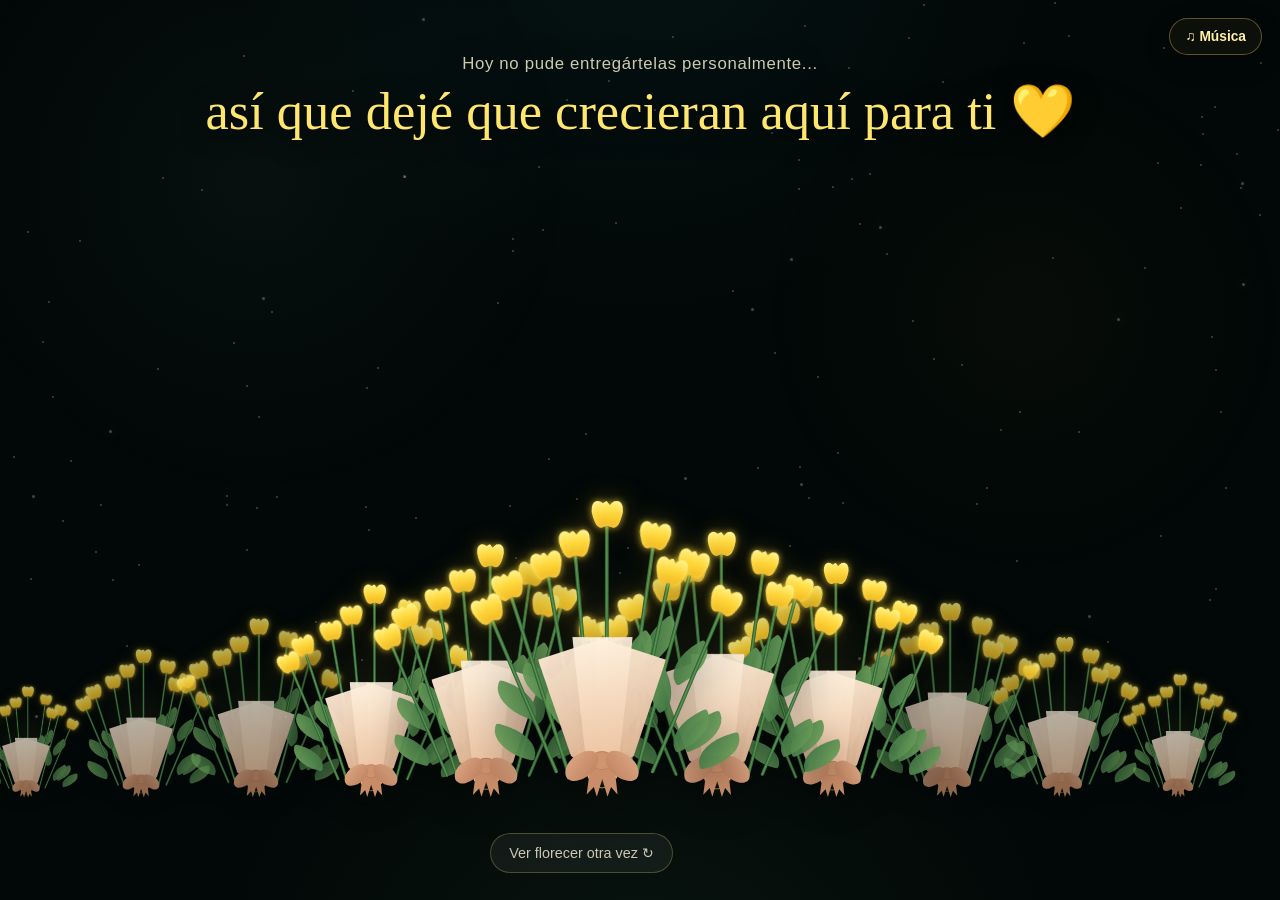
<file: flores.html>
<!DOCTYPE html>
<html lang="es">
<head>
  <script>
    // Mantener limpia la dirección al abrir un enlace desde redes o chats.
    (() => {
      const url = new URL(window.location.href);
      let changed = false;
      for (const key of [...url.searchParams.keys()]) {
        if (/^utm_/i.test(key)) {
          url.searchParams.delete(key);
          changed = true;
        }
      }
      if (changed) {
        window.history.replaceState(window.history.state, "", url.pathname + url.search + url.hash);
      }
    })();
  </script>

  <meta charset="UTF-8">
  <meta name="viewport" content="width=device-width, initial-scale=1.0">
  <title>Unas flores para Betsua 🌻</title>
  <link rel="stylesheet" href="css/style.css">
</head>
<body class="bouquet-page">

  <div class="night-sky" id="nightSky"></div>

  <main class="bouquet-scene">
    <div class="bouquet-message">
      <p>Hoy no pude entregártelas personalmente...</p>
      <h1>así que dejé que crecieran aquí para ti 💛</h1>
    </div>

    <div class="bouquet-field" id="bouquetField"></div>

    <div class="bouquet-actions">
      <button class="replay-button" id="replayBouquets" type="button">
        Ver florecer otra vez ↻
      </button>

      <a href="dedicatoria.html" class="continue-bouquet hidden" id="continueBouquet">
        Seguir 💛
      </a>
    </div>
  </main>

  
  <audio id="bgMusic" loop autoplay preload="auto" src="audio/jardin_amarillo.mp3"></audio>
  <button class="music-control" id="musicControl" type="button" aria-label="Activar música">
    ♫ Música
  </button>

  <script src="js/script.js"></script>
</body>
</html>
</file>
<file: css/style.css>
/* =========================
   BASE
========================= */
:root{
  --yellow:#f7c843;
  --yellow-light:#ffe98f;
  --gold:#c99d13;
  --cream:#fffaf0;
  --brown:#5b4618;
  --green:#47733d;
  --green-dark:#2f552b;
  --white:#ffffff;
}

*{
  box-sizing:border-box;
}

html{
  scroll-behavior:smooth;
}

body{
  margin:0;
  font-family:"Segoe UI", Arial, sans-serif;
  color:var(--brown);
}

button,
a{
  font:inherit;
}

.main-button{
  border:none;
  border-radius:999px;
  padding:15px 25px;
  background:linear-gradient(135deg,var(--yellow),var(--yellow-light));
  color:#4f3b00;
  font-weight:700;
  cursor:pointer;
  box-shadow:0 12px 28px rgba(198,153,14,.25);
  transition:.25s ease;
}

.main-button:hover{
  transform:translateY(-3px) scale(1.02);
}

.link-button{
  display:inline-block;
  text-decoration:none;
}

/* =========================
   1. PÁGINA DE ENTRADA
========================= */
.intro-page{
  min-height:100vh;
  background:
    radial-gradient(circle at top, rgba(255,238,142,.75), transparent 38%),
    linear-gradient(180deg,#fffdf7,#fff7d2);
}

.intro{
  min-height:100vh;
  display:flex;
  justify-content:center;
  align-items:center;
  padding:24px;
}

.intro-card{
  width:min(760px,100%);
  text-align:center;
  padding:52px 28px;
  background:rgba(255,255,255,.72);
  border:1px solid rgba(201,157,19,.18);
  border-radius:32px;
  box-shadow:0 24px 65px rgba(105,80,0,.12);
  backdrop-filter:blur(12px);
  animation:fadeUp 1.1s ease both;
}

.small-date{
  text-transform:uppercase;
  letter-spacing:.24em;
  font-size:.78rem;
  color:var(--gold);
  font-weight:700;
}

.intro-card h1{
  margin:14px 0;
  font-family:Georgia, "Times New Roman", serif;
  font-size:clamp(3rem,9vw,6rem);
  color:#69510c;
}

.intro-text{
  max-width:560px;
  margin:0 auto 28px;
  font-size:1.1rem;
  line-height:1.8;
}

/* =========================
   2. JARDÍN
========================= */
.garden-page{
  min-height:100vh;
  overflow:hidden;
  background:
    linear-gradient(180deg,#fff6bf 0%,#fffbea 48%,#b8db8d 49%,#6f9b4f 100%);
}

.sky-glow{
  position:fixed;
  width:320px;
  height:320px;
  border-radius:50%;
  background:rgba(255,241,129,.72);
  filter:blur(45px);
  top:-70px;
  right:-70px;
}

.garden-scene{
  min-height:100vh;
  position:relative;
  overflow:hidden;
}

.garden-message{
  position:absolute;
  top:8vh;
  left:50%;
  transform:translateX(-50%);
  text-align:center;
  width:min(88%,760px);
  z-index:20;
  animation:fadeUp 1.1s ease both;
}

.garden-message p{
  margin:0 0 8px;
  font-size:1rem;
}

.garden-message h1{
  margin:0;
  font-family:Georgia, "Times New Roman", serif;
  font-size:clamp(2rem,6vw,4.2rem);
  color:#6b540d;
}

.garden{
  position:absolute;
  inset:auto 0 0 0;
  height:63vh;
}

.flower{
  position:absolute;
  bottom:0;
  width:110px;
  height:0;
  transform-origin:bottom center;
}

.stem{
  position:absolute;
  left:50%;
  bottom:0;
  width:7px;
  height:0;
  transform:translateX(-50%);
  border-radius:8px;
  background:linear-gradient(90deg,var(--green-dark),#69a353,var(--green-dark));
  animation:growStem 2.2s ease-out forwards;
  animation-delay:var(--delay);
}

.flower-head{
  position:absolute;
  left:50%;
  bottom:var(--height);
  width:82px;
  height:82px;
  transform:translate(-50%,50%) scale(0);
  animation:bloom 1.3s cubic-bezier(.16,.8,.28,1.4) forwards;
  animation-delay:calc(var(--delay) + 1.75s);
}

.petal{
  position:absolute;
  left:31px;
  top:4px;
  width:20px;
  height:38px;
  background:linear-gradient(#ffdf58,#f6b91b);
  border-radius:80% 20% 75% 25%;
  transform-origin:10px 37px;
  box-shadow:0 2px 5px rgba(151,111,0,.12);
}

.flower-center{
  position:absolute;
  left:50%;
  top:50%;
  width:30px;
  height:30px;
  transform:translate(-50%,-50%);
  border-radius:50%;
  background:radial-gradient(circle,#84521e 0 24%,#533111 25% 100%);
  z-index:5;
}

.leaf{
  position:absolute;
  width:27px;
  height:48px;
  bottom:var(--leaf-bottom);
  background:linear-gradient(135deg,#77a958,#47733d);
  border-radius:80% 10% 80% 10%;
  opacity:0;
  animation:leafIn .8s ease forwards;
  animation-delay:calc(var(--delay) + 1.1s);
}

.leaf.left{
  left:45%;
  transform:rotate(-48deg);
  transform-origin:bottom right;
}

.leaf.right{
  right:45%;
  transform:scaleX(-1) rotate(-48deg);
  transform-origin:bottom right;
}

.continue-button{
  position:absolute;
  left:50%;
  bottom:28px;
  transform:translateX(-50%);
  z-index:50;
  text-decoration:none;
  border-radius:999px;
  padding:14px 24px;
  background:rgba(255,255,255,.9);
  color:#5b4618;
  font-weight:700;
  box-shadow:0 10px 30px rgba(0,0,0,.13);
  transition:.45s ease;
}

.continue-button.hidden{
  opacity:0;
  pointer-events:none;
  transform:translate(-50%,15px);
}

.continue-button.show{
  opacity:1;
  pointer-events:auto;
  transform:translate(-50%,0);
}

@keyframes growStem{
  from{height:0}
  to{height:var(--height)}
}

@keyframes bloom{
  0%{transform:translate(-50%,50%) scale(0) rotate(-20deg)}
  75%{transform:translate(-50%,50%) scale(1.08) rotate(3deg)}
  100%{transform:translate(-50%,50%) scale(1) rotate(0)}
}

@keyframes leafIn{
  from{opacity:0; scale:.2}
  to{opacity:1; scale:1}
}

/* =========================
   3. DEDICATORIA
========================= */
.dedication-page{
  background:
    radial-gradient(circle at top,#fff1a8 0,#fffaf0 34%,#fffdf8 100%);
  overflow-x:hidden;
}

.falling-petals{
  position:fixed;
  inset:0;
  pointer-events:none;
  overflow:hidden;
  z-index:1;
}

.fall-petal{
  position:absolute;
  top:-50px;
  width:14px;
  height:24px;
  background:linear-gradient(#ffdc56,#f4b719);
  border-radius:80% 20% 75% 25%;
  opacity:.78;
  animation:fall linear infinite;
}

@keyframes fall{
  from{
    transform:translateY(-10vh) rotate(0deg);
  }
  to{
    transform:translateY(115vh) translateX(55px) rotate(420deg);
  }
}

.dedication-hero{
  min-height:100vh;
  display:flex;
  align-items:center;
  justify-content:center;
  padding:24px;
  position:relative;
  z-index:2;
}

.glass-card{
  width:min(820px,100%);
  text-align:center;
  background:rgba(255,255,255,.75);
  border:1px solid rgba(201,157,19,.16);
  border-radius:32px;
  padding:45px 26px;
  box-shadow:0 24px 65px rgba(105,80,0,.12);
  backdrop-filter:blur(11px);
}

.eyebrow{
  font-size:.78rem;
  text-transform:uppercase;
  letter-spacing:.22em;
  color:var(--gold);
  font-weight:700;
}

.glass-card h1,
.content-card h2{
  font-family:Georgia,"Times New Roman",serif;
  color:#69510c;
}

.glass-card h1{
  font-size:clamp(3.2rem,9vw,6rem);
  margin:12px 0 18px;
}

.glass-card p{
  max-width:650px;
  margin:0 auto 28px;
  line-height:1.9;
  font-size:1.08rem;
}

.content-section{
  position:relative;
  z-index:2;
  padding:70px 20px;
}

.content-card{
  width:min(860px,100%);
  margin:auto;
  padding:34px 26px;
  background:#fff;
  border-radius:28px;
  box-shadow:0 18px 50px rgba(88,65,0,.08);
  border:1px solid rgba(201,157,19,.14);
}

.content-card h2{
  text-align:center;
  font-size:clamp(2rem,5vw,3rem);
  margin-top:0;
}

.content-card > p{
  line-height:1.9;
  font-size:1.05rem;
  text-align:center;
}

.reason-grid{
  display:grid;
  grid-template-columns:repeat(auto-fit,minmax(220px,1fr));
  gap:16px;
  margin-top:24px;
}

.reason{
  min-height:150px;
  padding:22px;
  border-radius:20px;
  background:linear-gradient(180deg,#fffdf7,#fff5c7);
  display:flex;
  align-items:center;
  justify-content:center;
  text-align:center;
  line-height:1.65;
}

.poem{
  font-family:Georgia,"Times New Roman",serif;
  color:#604b14;
  font-size:clamp(1.25rem,3vw,1.65rem) !important;
  line-height:1.9 !important;
}

.center-card{
  text-align:center;
}

.secret-message{
  max-height:0;
  opacity:0;
  overflow:hidden;
  margin-top:0;
  transition:max-height .8s ease,opacity .5s ease,margin .5s ease;
}

.secret-message.show{
  max-height:700px;
  opacity:1;
  margin-top:26px;
}

.secret-message p{
  line-height:1.85;
}

.final-message{
  min-height:55vh;
  position:relative;
  z-index:2;
  text-align:center;
  display:flex;
  flex-direction:column;
  justify-content:center;
  align-items:center;
  padding:30px;
}

.final-message p{
  font-family:Georgia,"Times New Roman",serif;
  font-size:clamp(2rem,6vw,3.5rem);
  margin:0 0 22px;
  color:#69510c;
}

.final-message span{
  font-family:Georgia,"Times New Roman",serif;
  font-style:italic;
  font-size:1.5rem;
}

.final-message small{
  margin-top:12px;
  opacity:.65;
}

/* =========================
   ANIMACIONES GENERALES
========================= */
@keyframes fadeUp{
  from{
    opacity:0;
    transform:translateY(20px);
  }
  to{
    opacity:1;
    transform:translateY(0);
  }
}

@media(max-width:600px){
  .intro-card{
    padding:42px 20px;
  }

  .garden-message{
    top:7vh;
  }

  .flower{
    width:84px;
  }

  .flower-head{
    width:68px;
    height:68px;
  }

  .petal{
    left:25px;
    width:17px;
    height:31px;
    transform-origin:8px 30px;
  }

  .flower-center{
    width:25px;
    height:25px;
  }
}


/* =========================================================
   V5 - RAMOS CRECIENDO, INSPIRADOS EN EL EFECTO DEL VIDEO
========================================================= */

.bouquet-page{
  min-height:100vh;
  margin:0;
  overflow:hidden;
  background:
    radial-gradient(circle at 50% 115%, rgba(41,79,55,.18), transparent 35%),
    radial-gradient(circle at 50% -10%, rgba(15,50,56,.26), transparent 34%),
    #020807;
  color:#fff9dc;
}

.night-sky{
  position:fixed;
  inset:0;
  overflow:hidden;
  pointer-events:none;
  z-index:0;
  background:
    radial-gradient(circle at 20% 20%, rgba(71,119,118,.08), transparent 25%),
    radial-gradient(circle at 80% 35%, rgba(104,88,30,.06), transparent 22%);
}

.star{
  position:absolute;
  width:2px;
  height:2px;
  border-radius:50%;
  background:#ffffff;
  opacity:.25;
  animation:twinkle var(--twinkle) ease-in-out infinite alternate;
}

.star.big{
  width:3px;
  height:3px;
  box-shadow:0 0 8px rgba(255,255,255,.7);
}

.shooting-star{
  position:absolute;
  width:120px;
  height:1px;
  opacity:0;
  background:linear-gradient(90deg, transparent, rgba(255,255,255,.9), transparent);
  transform:rotate(-25deg);
  animation:shoot 4.8s linear infinite;
  animation-delay:var(--shoot-delay);
}

@keyframes twinkle{
  from{opacity:.12; transform:scale(.7)}
  to{opacity:.8; transform:scale(1.3)}
}

@keyframes shoot{
  0%,76%{
    opacity:0;
    transform:translate(-20vw,-10vh) rotate(-25deg);
  }
  80%{opacity:.9}
  95%,100%{
    opacity:0;
    transform:translate(125vw,48vh) rotate(-25deg);
  }
}

.bouquet-scene{
  min-height:100vh;
  position:relative;
  z-index:1;
  overflow:hidden;
}

.bouquet-message{
  position:absolute;
  z-index:20;
  top:6vh;
  left:50%;
  width:min(90%,760px);
  transform:translateX(-50%);
  text-align:center;
  text-shadow:0 3px 24px rgba(0,0,0,.8);
  animation:fadeUp 1.15s ease both;
}

.bouquet-message p{
  margin:0 0 8px;
  color:rgba(255,250,218,.8);
  font-size:clamp(.88rem,2.4vw,1.05rem);
  letter-spacing:.04em;
}

.bouquet-message h1{
  margin:0;
  font-family:Georgia, "Times New Roman", serif;
  font-weight:500;
  font-size:clamp(1.9rem,5vw,3.9rem);
  line-height:1.12;
  color:#ffe66d;
}

.bouquet-field{
  position:absolute;
  inset:0;
  z-index:5;
}

.bouquet{
  --scale:1;
  --delay:0s;
  position:absolute;
  left:var(--x);
  bottom:12vh;
  width:190px;
  height:390px;
  transform:translateX(-50%) scale(var(--scale));
  transform-origin:50% 100%;
  filter:drop-shadow(0 15px 20px rgba(0,0,0,.34));
}

.seed{
  position:absolute;
  z-index:10;
  left:50%;
  bottom:20px;
  width:8px;
  height:8px;
  border-radius:50%;
  background:#ffe35d;
  transform:translateX(-50%) scale(0);
  box-shadow:
    0 0 8px #ffe35d,
    0 0 24px rgba(255,225,61,.75),
    0 0 45px rgba(255,225,61,.3);
  animation:seedWake .75s ease forwards;
  animation-delay:var(--delay);
}

.seed::after{
  content:"";
  position:absolute;
  inset:-10px;
  border:1px solid rgba(255,227,93,.65);
  border-radius:50%;
  animation:seedRing 1.4s ease-out infinite;
}

@keyframes seedWake{
  0%{transform:translateX(-50%) scale(0); opacity:0}
  60%{transform:translateX(-50%) scale(1.35); opacity:1}
  100%{transform:translateX(-50%) scale(1); opacity:1}
}

@keyframes seedRing{
  from{transform:scale(.25); opacity:.85}
  to{transform:scale(2.1); opacity:0}
}

.stem{
  position:absolute;
  z-index:6;
  left:50%;
  bottom:26px;
  width:4px;
  height:var(--stem-h);
  border-radius:999px;
  background:linear-gradient(90deg,#214e2d,#5c984f,#285d35);
  transform-origin:50% 100%;
  transform:translateX(var(--stem-x)) rotate(var(--stem-r)) scaleY(0);
  animation:bouquetStemGrow 1.75s cubic-bezier(.2,.72,.25,1) forwards;
  animation-delay:calc(var(--delay) + var(--stem-delay));
}

@keyframes bouquetStemGrow{
  to{
    transform:translateX(var(--stem-x)) rotate(var(--stem-r)) scaleY(1);
  }
}

.stem-leaf{
  position:absolute;
  width:28px;
  height:48px;
  bottom:var(--leaf-y);
  background:linear-gradient(135deg,#75a75e,#346a3e);
  border-radius:85% 8% 85% 8%;
  opacity:0;
  transform-origin:100% 100%;
  animation:bouquetLeafGrow .75s ease forwards;
  animation-delay:calc(var(--delay) + var(--stem-delay) + .9s);
}

.stem-leaf.left{
  right:2px;
  transform:rotate(-52deg) scale(.1);
}

.stem-leaf.right{
  left:2px;
  transform:scaleX(-1) rotate(-52deg) scale(.1);
}

@keyframes bouquetLeafGrow{
  to{opacity:.95}
}

.stem-leaf.left{
  animation-name:leafLeft;
}

.stem-leaf.right{
  animation-name:leafRight;
}

@keyframes leafLeft{
  from{opacity:0; transform:rotate(-52deg) scale(.1)}
  to{opacity:.95; transform:rotate(-52deg) scale(1)}
}

@keyframes leafRight{
  from{opacity:0; transform:scaleX(-1) rotate(-52deg) scale(.1)}
  to{opacity:.95; transform:scaleX(-1) rotate(-52deg) scale(1)}
}

.tulip{
  position:absolute;
  z-index:9;
  left:50%;
  top:-17px;
  width:32px;
  height:31px;
  transform:translateX(-50%) scale(0) rotate(calc(var(--stem-r) * -1));
  transform-origin:50% 85%;
  animation:tulipBloom 1.05s cubic-bezier(.18,.85,.26,1.35) forwards;
  animation-delay:calc(var(--delay) + var(--stem-delay) + 1.42s);
  filter:
    drop-shadow(0 0 4px rgba(255,225,70,.7))
    drop-shadow(0 0 12px rgba(255,202,31,.22));
}

.tulip span{
  position:absolute;
  bottom:0;
  width:17px;
  height:28px;
  background:linear-gradient(180deg,#fff384 0%,#ffd93f 45%,#f1b91f 100%);
  border-radius:70% 70% 42% 42%;
  box-shadow:inset 0 0 5px rgba(255,255,255,.25);
}

.tulip .p1{
  left:7px;
  z-index:3;
  clip-path:polygon(0 16%,34% 0,50% 19%,69% 0,100% 16%,91% 76%,52% 100%,10% 76%);
  width:25px;
}

.tulip .p2{
  left:1px;
  transform:rotate(-20deg);
  z-index:1;
}

.tulip .p3{
  right:0;
  transform:rotate(20deg);
  z-index:1;
}

@keyframes tulipBloom{
  0%{transform:translateX(-50%) scale(0) rotate(-8deg); opacity:0}
  70%{transform:translateX(-50%) scale(1.12) rotate(3deg); opacity:1}
  100%{transform:translateX(-50%) scale(1) rotate(0); opacity:1}
}

.wrapper{
  position:absolute;
  z-index:12;
  left:50%;
  bottom:0;
  width:132px;
  height:175px;
  transform:translateX(-50%) translateY(35px) scale(.65);
  opacity:0;
  animation:wrapperIn .9s ease forwards;
  animation-delay:calc(var(--delay) + 3.05s);
}

.wrap-left,
.wrap-right,
.wrap-middle{
  position:absolute;
  bottom:20px;
  background:
    linear-gradient(155deg,rgba(255,238,220,.96),rgba(219,169,132,.97));
  box-shadow:inset 0 0 0 1px rgba(121,73,48,.15);
}

.wrap-left{
  left:4px;
  width:75px;
  height:145px;
  clip-path:polygon(0 12%,100% 0,75% 100%,34% 83%);
  transform:rotate(-5deg);
}

.wrap-right{
  right:4px;
  width:75px;
  height:145px;
  clip-path:polygon(0 0,100% 12%,67% 83%,24% 100%);
  transform:rotate(5deg);
}

.wrap-middle{
  left:29px;
  width:75px;
  height:148px;
  clip-path:polygon(8% 0,92% 0,70% 100%,30% 100%);
  background:linear-gradient(170deg,rgba(255,244,226,.92),rgba(235,188,151,.95));
}

.ribbon-knot{
  position:absolute;
  z-index:18;
  left:50%;
  bottom:29px;
  width:24px;
  height:20px;
  transform:translateX(-50%);
  border-radius:50%;
  background:#cf9470;
  box-shadow:inset 0 0 0 1px rgba(91,54,35,.2);
}

.ribbon-knot::before,
.ribbon-knot::after{
  content:"";
  position:absolute;
  top:2px;
  width:38px;
  height:27px;
  background:linear-gradient(145deg,#dfaa88,#bd7e5b);
  border-radius:70% 30% 70% 30%;
}

.ribbon-knot::before{
  right:14px;
  transform:rotate(-17deg);
}

.ribbon-knot::after{
  left:14px;
  transform:scaleX(-1) rotate(-17deg);
}

.ribbon-tail{
  position:absolute;
  z-index:17;
  left:50%;
  bottom:2px;
  width:18px;
  height:42px;
  background:#c98d69;
  clip-path:polygon(0 0,100% 0,78% 100%,50% 78%,18% 100%);
}

.ribbon-tail.left{
  transform:translateX(-15px) rotate(12deg);
}

.ribbon-tail.right{
  transform:translateX(-2px) rotate(-12deg);
}

@keyframes wrapperIn{
  from{
    opacity:0;
    transform:translateX(-50%) translateY(45px) scale(.55);
  }
  to{
    opacity:1;
    transform:translateX(-50%) translateY(0) scale(1);
  }
}

.bouquet-glow{
  position:absolute;
  left:50%;
  bottom:85px;
  width:145px;
  height:145px;
  border-radius:50%;
  transform:translateX(-50%) scale(.4);
  opacity:0;
  background:radial-gradient(circle,rgba(255,225,82,.16),transparent 68%);
  animation:bouquetGlow 2.2s ease forwards;
  animation-delay:calc(var(--delay) + 2.8s);
}

@keyframes bouquetGlow{
  0%{opacity:0; transform:translateX(-50%) scale(.35)}
  50%{opacity:.9}
  100%{opacity:.45; transform:translateX(-50%) scale(1.45)}
}

.bouquet-actions{
  position:absolute;
  z-index:30;
  bottom:3vh;
  left:50%;
  transform:translateX(-50%);
  display:flex;
  align-items:center;
  justify-content:center;
  gap:12px;
  width:min(94%,560px);
}

.replay-button,
.continue-bouquet{
  border:1px solid rgba(255,232,126,.24);
  border-radius:999px;
  padding:11px 18px;
  font-size:.9rem;
  text-decoration:none;
  cursor:pointer;
  backdrop-filter:blur(10px);
  transition:.3s ease;
}

.replay-button{
  color:rgba(255,250,224,.78);
  background:rgba(255,255,255,.055);
}

.continue-bouquet{
  background:linear-gradient(135deg,#f6c945,#ffe77f);
  color:#4a3800;
  font-weight:700;
  box-shadow:0 10px 30px rgba(255,210,44,.17);
}

.replay-button:hover,
.continue-bouquet:hover{
  transform:translateY(-2px);
}

.continue-bouquet.hidden{
  opacity:0;
  pointer-events:none;
}

.continue-bouquet.show{
  opacity:1;
  pointer-events:auto;
  animation:fadeUp .7s ease both;
}

/* escritorio: ramos con profundidad */
.bouquet.layer-back{
  opacity:.72;
  filter:blur(.15px) drop-shadow(0 14px 20px rgba(0,0,0,.3));
}

/* responsive */
@media(max-width:800px){
  .bouquet-message{
    top:5vh;
  }

  .bouquet{
    bottom:13vh;
  }

  .bouquet-actions{
    bottom:2vh;
  }
}

@media(max-width:600px){
  .bouquet-message h1{
    font-size:clamp(1.65rem,7vw,2.45rem);
  }

  .bouquet-message p{
    font-size:.82rem;
  }

  .bouquet{
    width:160px;
    height:345px;
  }

  .replay-button,
  .continue-bouquet{
    padding:10px 14px;
    font-size:.79rem;
  }
}

@media(max-height:650px){
  .bouquet-message{
    top:2.5vh;
  }

  .bouquet-message p{
    display:none;
  }

  .bouquet{
    bottom:8vh;
  }

  .bouquet-actions{
    bottom:1vh;
  }
}


/* =========================================================
   V6 - CALENDARIO DE DETALLES DIARIOS
========================================================= */

.advent-section{
  padding-top:42px;
}

.advent-card{
  position:relative;
  overflow:hidden;
  background:
    radial-gradient(circle at 8% 4%, rgba(255,224,85,.18), transparent 28%),
    radial-gradient(circle at 92% 96%, rgba(255,213,67,.13), transparent 32%),
    #fff;
}

.advent-card::before,
.advent-card::after{
  content:"🌻";
  position:absolute;
  font-size:72px;
  opacity:.07;
  pointer-events:none;
}

.advent-card::before{
  left:-15px;
  top:-18px;
  transform:rotate(-15deg);
}

.advent-card::after{
  right:-12px;
  bottom:-22px;
  transform:rotate(18deg);
}

.advent-kicker{
  display:block;
  text-align:center;
  text-transform:uppercase;
  letter-spacing:.18em;
  font-size:.74rem;
  font-weight:700;
  color:var(--gold);
  margin-bottom:10px;
}

.advent-intro{
  max-width:700px;
  margin:0 auto 34px !important;
  color:#665526;
}

.advent-month{
  position:relative;
  z-index:2;
  margin-top:34px;
}

.advent-month h3{
  margin:0 0 15px;
  text-align:left;
  font-family:Georgia,"Times New Roman",serif;
  font-size:1.5rem;
  font-weight:500;
  color:#725c16;
}

.advent-grid{
  display:grid;
  grid-template-columns:repeat(5, minmax(0,1fr));
  gap:13px;
}

.advent-day{
  position:relative;
  min-height:102px;
  border:1px solid rgba(201,157,19,.2);
  border-radius:19px;
  padding:13px 10px;
  background:linear-gradient(145deg,rgba(255,255,255,.98),rgba(255,246,203,.88));
  box-shadow:0 8px 22px rgba(89,68,0,.07);
  color:#5d4810;
  cursor:pointer;
  transition:transform .25s ease,box-shadow .25s ease,border-color .25s ease;
  overflow:hidden;
}

.advent-day::after{
  content:"";
  position:absolute;
  width:55px;
  height:55px;
  border-radius:50%;
  right:-22px;
  bottom:-25px;
  background:rgba(246,200,67,.15);
}

.advent-day:hover:not(.locked){
  transform:translateY(-4px) rotate(-.4deg);
  box-shadow:0 14px 28px rgba(89,68,0,.12);
  border-color:rgba(201,157,19,.42);
}

.advent-day .day-number{
  display:block;
  font-family:Georgia,"Times New Roman",serif;
  font-size:1.65rem;
  font-weight:700;
  color:#7b620f;
}

.advent-day .day-label{
  display:block;
  margin-top:4px;
  font-size:.72rem;
  opacity:.7;
  text-transform:uppercase;
  letter-spacing:.08em;
}

.advent-day .day-icon{
  position:absolute;
  right:11px;
  top:12px;
  font-size:1.05rem;
}

.advent-day.today{
  border:1px solid rgba(218,166,0,.58);
  box-shadow:0 0 0 3px rgba(255,216,73,.13),0 10px 26px rgba(113,84,0,.11);
}

.advent-day.today .day-label{
  font-weight:700;
  opacity:.9;
}

.advent-day.locked{
  cursor:default;
  color:#938d79;
  background:
    repeating-linear-gradient(
      135deg,
      rgba(250,248,240,.95) 0,
      rgba(250,248,240,.95) 10px,
      rgba(244,241,230,.95) 10px,
      rgba(244,241,230,.95) 20px
    );
  box-shadow:none;
  border-color:rgba(131,123,92,.12);
}

.advent-day.locked .day-number{
  color:#aaa38d;
}

.advent-day.opened::before{
  content:"✓";
  position:absolute;
  left:10px;
  bottom:8px;
  font-size:.7rem;
  font-weight:800;
  color:#997900;
  opacity:.65;
}

.advent-note{
  margin:32px auto 0 !important;
  font-size:.93rem !important;
  opacity:.72;
}

.advent-modal{
  position:fixed;
  inset:0;
  z-index:999;
  display:flex;
  align-items:center;
  justify-content:center;
  padding:20px;
  visibility:hidden;
  opacity:0;
  transition:opacity .28s ease,visibility .28s ease;
}

.advent-modal.show{
  visibility:visible;
  opacity:1;
}

.advent-modal-backdrop{
  position:absolute;
  inset:0;
  background:rgba(31,24,5,.58);
  backdrop-filter:blur(6px);
}

.advent-modal-card{
  position:relative;
  z-index:2;
  width:min(92vw,520px);
  max-height:82vh;
  overflow:auto;
  text-align:center;
  border-radius:30px;
  padding:40px 28px 32px;
  background:radial-gradient(circle at top,#fff4a4 0%,#fffdf5 42%,#fff 100%);
  box-shadow:0 28px 80px rgba(0,0,0,.27);
  border:1px solid rgba(255,220,92,.35);
  transform:translateY(20px) scale(.96);
  transition:transform .32s cubic-bezier(.2,.8,.2,1);
}

.advent-modal.show .advent-modal-card{
  transform:translateY(0) scale(1);
}

.advent-close{
  position:absolute;
  top:12px;
  right:15px;
  width:38px;
  height:38px;
  border:0;
  border-radius:50%;
  background:rgba(255,255,255,.76);
  color:#74601b;
  font-size:1.6rem;
  cursor:pointer;
  box-shadow:0 4px 13px rgba(93,69,0,.08);
}

.advent-modal-flower{
  font-size:3.7rem;
  margin-bottom:8px;
  animation:modalFlower 1.2s ease both;
}

@keyframes modalFlower{
  0%{transform:scale(0) rotate(-22deg)}
  70%{transform:scale(1.15) rotate(5deg)}
  100%{transform:scale(1) rotate(0)}
}

.advent-modal-date{
  margin:0 0 18px;
  font-family:Georgia,"Times New Roman",serif;
  font-size:1.7rem;
  color:#715910;
}

.advent-modal-message{
  color:#514526;
  font-size:1.05rem;
  line-height:1.85;
}

.advent-modal-message strong{
  color:#71580b;
}

body.modal-open{
  overflow:hidden;
}

@media(max-width:760px){
  .advent-grid{
    grid-template-columns:repeat(4,minmax(0,1fr));
    gap:10px;
  }

  .advent-day{
    min-height:92px;
    border-radius:16px;
  }
}

@media(max-width:480px){
  .advent-grid{
    grid-template-columns:repeat(3,minmax(0,1fr));
  }

  .advent-day{
    min-height:86px;
    padding:11px 9px;
  }

  .advent-day .day-number{
    font-size:1.45rem;
  }

  .advent-day .day-icon{
    font-size:.9rem;
  }

  .advent-modal-card{
    padding:37px 22px 28px;
  }
}


/* =========================================================
   V7 - IMÁGENES EN EL CALENDARIO Y CUMPLEAÑOS ESPECIAL
========================================================= */

.advent-modal-figure{
  margin:0 0 18px;
}

.advent-modal-figure.hidden{
  display:none;
}

.advent-modal-image{
  display:block;
  width:min(100%, 380px);
  margin:0 auto;
  border-radius:22px;
  border:1px solid rgba(212,170,39,.25);
  box-shadow:0 16px 40px rgba(83,60,0,.16);
}

.advent-modal-card.image-day{
  padding-top:34px;
}

.advent-modal-card.birthday-day{
  background:
    radial-gradient(circle at top, #fff3ad 0%, #fff7d5 26%, #fffdf7 52%, #fff 100%);
  border:1px solid rgba(255,205,67,.55);
  box-shadow:
    0 28px 80px rgba(0,0,0,.27),
    0 0 0 3px rgba(255,222,114,.16);
}

.advent-modal-card.birthday-day .advent-modal-date{
  color:#9b6f00;
}

.advent-modal-card.birthday-day .advent-modal-flower{
  font-size:4.1rem;
  text-shadow:0 0 18px rgba(255,214,55,.32);
}

.advent-modal-card.birthday-day .advent-modal-message{
  color:#5f4a18;
}

.advent-modal-card.birthday-day .advent-modal-message strong{
  color:#a06b00;
}

.advent-modal-card.birthday-day::before,
.advent-modal-card.birthday-day::after{
  content:"✨";
  position:absolute;
  font-size:1.6rem;
  opacity:.75;
  animation:sparkFloat 2.7s ease-in-out infinite alternate;
}

.advent-modal-card.birthday-day::before{
  left:18px;
  top:18px;
}

.advent-modal-card.birthday-day::after{
  right:22px;
  top:22px;
  animation-delay:.7s;
}

@keyframes sparkFloat{
  from{transform:translateY(0) rotate(-7deg)}
  to{transform:translateY(-7px) rotate(9deg)}
}

.advent-modal-decor{
  position:absolute;
  inset:0;
  overflow:hidden;
  pointer-events:none;
  border-radius:30px;
}

.advent-modal-decor span{
  position:absolute;
  top:-20px;
  font-size:1rem;
  opacity:.85;
  animation:confettiDrop linear forwards;
}

@keyframes confettiDrop{
  0%{
    transform:translateY(-15px) rotate(0deg);
    opacity:0;
  }
  10%{
    opacity:.95;
  }
  100%{
    transform:translateY(360px) rotate(280deg);
    opacity:0;
  }
}

.advent-day.has-image .day-icon{
  filter:drop-shadow(0 0 8px rgba(255,199,55,.18));
}


/* V8 - 6 carteles equilibrados: 3 x 2 en escritorio */
@media(min-width:760px){
  .reason-grid{
    grid-template-columns:repeat(3, minmax(0,1fr));
  }
}


/* =========================================================
   V9 - PREVIEW COMPLETO + ILUSTRACIONES TIERNAS
========================================================= */

.advent-intro{
  max-width:740px;
}

.advent-day.preview-open .day-icon{
  filter:drop-shadow(0 0 8px rgba(255,198,57,.18));
}

.advent-illustration{
  margin:4px auto 18px;
  width:min(100%, 390px);
  padding:22px 18px 18px;
  border-radius:24px;
  background:
    radial-gradient(circle at top, rgba(255,248,188,.88), rgba(255,255,255,.96) 58%),
    #fffdf4;
  border:1px solid rgba(224,190,69,.22);
  box-shadow:0 16px 38px rgba(83,60,0,.10);
  text-align:center;
}

.advent-illustration.hidden{
  display:none;
}

.illustration-main{
  font-size:4.5rem;
  line-height:1;
  margin-bottom:10px;
  display:inline-block;
  animation:emojiFloat 2.7s ease-in-out infinite;
  transform-origin:center center;
}

.illustration-caption{
  font-size:.98rem;
  color:#7a6420;
  line-height:1.55;
  max-width:280px;
  margin:0 auto;
}

.advent-illustration.cat .illustration-main{
  animation:kittyBounce 2.3s ease-in-out infinite;
}

.advent-illustration.stars .illustration-main{
  animation:twinklePop 2.1s ease-in-out infinite;
}

.advent-illustration.heart .illustration-main{
  animation:heartPulse 1.8s ease-in-out infinite;
}

.advent-illustration.cloud .illustration-main{
  animation:cloudSway 3.6s ease-in-out infinite;
}

.advent-illustration.flower .illustration-main{
  animation:flowerSpin 4.5s ease-in-out infinite;
}

@keyframes emojiFloat{
  0%,100%{transform:translateY(0)}
  50%{transform:translateY(-7px)}
}

@keyframes kittyBounce{
  0%,100%{transform:translateY(0) rotate(0deg)}
  25%{transform:translateY(-5px) rotate(-3deg)}
  50%{transform:translateY(-9px) rotate(0deg)}
  75%{transform:translateY(-5px) rotate(3deg)}
}

@keyframes heartPulse{
  0%,100%{transform:scale(1)}
  50%{transform:scale(1.12)}
}

@keyframes twinklePop{
  0%,100%{transform:scale(1) rotate(0deg)}
  50%{transform:scale(1.12) rotate(5deg)}
}

@keyframes cloudSway{
  0%,100%{transform:translateX(0)}
  50%{transform:translateX(8px)}
}

@keyframes flowerSpin{
  0%{transform:rotate(0deg) scale(1)}
  50%{transform:rotate(8deg) scale(1.08)}
  100%{transform:rotate(0deg) scale(1)}
}

.advent-modal-card.preview-birthday{
  background:
    radial-gradient(circle at top, #fff2a8 0%, #fff7d1 24%, #fffdf6 56%, #fff 100%);
  border:1px solid rgba(255,199,45,.58);
  box-shadow:
    0 28px 80px rgba(0,0,0,.27),
    0 0 0 4px rgba(255,227,125,.18);
}

.advent-modal-card.preview-birthday .advent-modal-image{
  border-radius:26px;
  box-shadow:0 18px 45px rgba(128,96,0,.20);
}

.advent-modal-card.preview-birthday .advent-modal-date{
  color:#9b7100;
}

.advent-modal-card.preview-birthday .advent-modal-flower{
  font-size:4.25rem;
  text-shadow:0 0 20px rgba(255,205,75,.30);
}

.advent-modal-card.preview-birthday .advent-modal-message{
  color:#5b4718;
}

@media(max-width:520px){
  .illustration-main{
    font-size:4rem;
  }

  .illustration-caption{
    font-size:.94rem;
  }
}


/* =========================================================
   V12 - AJUSTES FINALES: TEXTO, MÚSICA Y RESPONSIVE
========================================================= */

/* Evita que la escena nocturna ensanche la página y corte el título */
.bouquet-page,
.bouquet-scene,
.bouquet-field{
  width:100%;
  max-width:100vw;
  overflow-x:hidden;
}

.bouquet-message{
  width:min(calc(100% - 36px), 900px);
  max-width:900px;
  padding:0 10px;
  box-sizing:border-box;
}

.bouquet-message h1{
  font-size:clamp(1.65rem, 4.5vw, 3.25rem);
  line-height:1.12;
  overflow-wrap:break-word;
  word-break:normal;
  text-wrap:balance;
}

@media(max-width:600px){
  .bouquet-message{
    width:calc(100% - 24px);
    top:4.5vh;
  }

  .bouquet-message h1{
    font-size:clamp(1.55rem, 7vw, 2.35rem);
    line-height:1.15;
  }
}

/* Botón de música flotante */
.music-control{
  position:fixed;
  right:18px;
  top:18px;
  z-index:1200;
  border:1px solid rgba(255,214,83,.34);
  border-radius:999px;
  padding:10px 15px;
  background:rgba(20,20,14,.66);
  color:#fff2a8;
  font-size:.86rem;
  font-weight:700;
  cursor:pointer;
  backdrop-filter:blur(9px);
  box-shadow:0 8px 28px rgba(0,0,0,.16);
  transition:transform .2s ease, background .2s ease, opacity .2s ease;
}

.music-control:hover{
  transform:translateY(-2px);
}

.music-control.playing{
  background:rgba(252,219,92,.92);
  color:#4d3b00;
  border-color:rgba(255,241,174,.8);
}

.intro-page .music-control,
.dedication-page .music-control{
  background:rgba(255,255,255,.82);
  color:#6b5513;
  border-color:rgba(201,157,19,.26);
}

.intro-page .music-control.playing,
.dedication-page .music-control.playing{
  background:linear-gradient(135deg,#f6c945,#ffe58b);
  color:#4d3b00;
}

@media(max-width:500px){
  .music-control{
    right:10px;
    top:10px;
    padding:9px 12px;
    font-size:.78rem;
  }
}


/* =========================================================
   V13 - FIX DEFINITIVO DEL TÍTULO DE LA ESCENA DE FLORES
========================================================= */

/* La animación anterior usaba transform y anulaba translateX(-50%).
   Esta animación conserva el centrado horizontal en todo momento. */
.bouquet-message{
  left:50%;
  right:auto;
  width:min(92vw, 980px);
  max-width:980px;
  padding:0 18px;
  box-sizing:border-box;
  transform:translateX(-50%);
  animation:bouquetMessageIn 1.1s ease both !important;
}

@keyframes bouquetMessageIn{
  from{
    opacity:0;
    transform:translate(-50%, 18px);
  }
  to{
    opacity:1;
    transform:translate(-50%, 0);
  }
}

.bouquet-message h1{
  width:100%;
  max-width:100%;
  margin-left:auto;
  margin-right:auto;
  text-align:center;
  font-size:clamp(1.7rem, 4.1vw, 3.45rem);
  line-height:1.12;
  white-space:normal;
  overflow:visible;
  overflow-wrap:anywhere;
  word-break:normal;
}

.bouquet-message p{
  width:100%;
  text-align:center;
}

@media(max-width:700px){
  .bouquet-message{
    width:94vw;
    padding:0 12px;
    top:4vh;
  }

  .bouquet-message h1{
    font-size:clamp(1.55rem, 7vw, 2.5rem);
  }
}


/* =========================================================
   V14 - MUCHAS MÁS FLORES EN LA ESCENA
========================================================= */
.bouquet-field{
  padding-left:1vw;
  padding-right:1vw;
}

@media(min-width:900px){
  .bouquet-field{
    transform:translateY(6px);
  }
}


/* =========================================================
   V15 - OPTIMIZACIÓN PARA CELULAR
   - Usa el alto visible real del navegador móvil (dvh/svh).
   - Mantiene los botones dentro de la pantalla aunque Chrome
     muestre sus barras superior e inferior.
   - Sube y agranda ligeramente los ramos en teléfonos altos.
========================================================= */

.bouquet-page{
  min-height:100svh;
  min-height:100dvh;
}

.bouquet-scene{
  min-height:100svh;
  min-height:100dvh;
  height:100svh;
  height:100dvh;
}

@media(max-width:700px){
  .bouquet-page{
    overflow-x:hidden;
    overflow-y:auto;
  }

  .bouquet-scene{
    min-height:620px;
    height:100svh;
    height:100dvh;
  }

  .bouquet-message{
    top:clamp(58px, 6.5dvh, 76px);
    width:94vw;
    padding:0 12px;
  }

  .bouquet-message p{
    margin-bottom:6px;
    font-size:clamp(.76rem, 3.2vw, .9rem);
  }

  .bouquet-message h1{
    font-size:clamp(1.45rem, 6.25vw, 2.05rem);
    line-height:1.13;
  }

  .bouquet{
    bottom:clamp(104px, 13.5dvh, 138px);
  }

  .bouquet-actions{
    left:50%;
    bottom:max(12px, env(safe-area-inset-bottom));
    width:calc(100% - 20px);
    gap:8px;
    z-index:100;
    flex-wrap:nowrap;
  }

  .replay-button,
  .continue-bouquet{
    padding:10px 13px;
    font-size:clamp(.72rem, 3.1vw, .82rem);
    white-space:nowrap;
  }

  /* En celular deja ver que existe una continuación desde el inicio. */
  .continue-bouquet.hidden{
    opacity:.30;
    pointer-events:none;
  }

  .continue-bouquet.show{
    opacity:1;
    animation:continueMobileIn .55s ease both, continuePulse 1.9s ease-in-out .65s 2;
  }
}

@media(max-width:390px){
  .bouquet-actions{
    gap:6px;
  }

  .replay-button,
  .continue-bouquet{
    padding:9px 10px;
    font-size:.72rem;
  }
}

@media(max-width:700px) and (max-height:690px){
  .bouquet-message{
    top:48px;
  }

  .bouquet-message p{
    display:none;
  }

  .bouquet{
    bottom:86px;
  }
}

@keyframes continueMobileIn{
  from{transform:translateY(8px) scale(.96); opacity:.3}
  to{transform:translateY(0) scale(1); opacity:1}
}

@keyframes continuePulse{
  0%,100%{box-shadow:0 10px 30px rgba(255,210,44,.17)}
  50%{box-shadow:0 10px 34px rgba(255,220,70,.48)}
}
</file>
<file: css/betsua-magia.css>
/* Betsua — cumpleaños interactivo, edición especial */
/* Nuevas capas sin alterar el regalo ni el contador existentes */
:root{--magic-berry:#a72f5f;--magic-dark:#742745;--magic-blush:#ffe6ef;--magic-gold:#ead1a6}
.magic-entry{position:fixed;inset:0;z-index:100;background:radial-gradient(ellipse at 50% 28%,rgba(255,252,253,.98),rgba(255,226,237,.97) 62%,#f6bbd0);display:grid;place-items:center;padding:26px 16px;overflow:auto;transition:opacity .7s ease,visibility .7s}
.magic-entry.is-gone{opacity:0;visibility:hidden;pointer-events:none}
.magic-entry:before{content:"";position:absolute;inset:0;pointer-events:none;opacity:.45;background:radial-gradient(#fff 2px,transparent 3px) 0 0/75px 75px}
.magic-entry-card{position:relative;isolation:isolate;text-align:center;width:min(590px,100%);background:rgba(255,255,255,.63);border:1px solid rgba(255,255,255,.96);border-radius:42px;padding:38px clamp(20px,5vw,48px) 43px;box-shadow:0 35px 100px rgba(155,60,100,.19);backdrop-filter:blur(10px);animation:magicFloatIn .85s both}
.magic-entry-icon{height:136px;display:grid;place-items:center}
.magic-entry-icon span{font-size:7.2rem;filter:drop-shadow(0 12px 15px rgba(141,53,91,.17));display:inline-block;animation:magicBloom 4s ease-in-out infinite}
.magic-entry-kicker{font-size:.73rem;letter-spacing:.27em;font-weight:700;color:#a15b79;text-transform:uppercase}
.magic-entry h2{font:normal clamp(2.4rem,7vw,4.2rem)/1.06 Georgia,serif;color:#9c345b;margin:16px 0}
.magic-entry h2 em{display:block;font-weight:normal;color:#cf5984}
.magic-entry p{max-width:410px;margin:0 auto 27px;color:#876576;line-height:1.75}
.magic-entry-action{border:none;border-radius:100px;padding:17px 28px;background:linear-gradient(115deg,#b53669,#dc7497);color:white;font-weight:800;box-shadow:0 14px 28px #a82e6452;cursor:pointer;transition:transform .2s}
.magic-entry-action:hover{transform:translateY(-3px)}
.magic-entry-hint{display:block;font-size:.77rem;margin-top:16px;color:#a47f90}
.magic-entry-decoration{position:absolute;font-size:2.3rem;opacity:.6;pointer-events:none}
.magic-entry-decoration.one{left:7%;top:21%;transform:rotate(-24deg)}
.magic-entry-decoration.two{right:7%;bottom:18%;transform:rotate(22deg)}
.magic-ticker{position:relative;z-index:2;background:linear-gradient(90deg,#b03970,#dc7298,#a62d62);color:#fffdfd;white-space:nowrap;overflow:hidden;border-block:1px solid #ecbbcb;box-shadow:0 4px 15px #b5366624}
.magic-ticker-inner{width:max-content;padding:14px 0;font-size:.78rem;text-transform:uppercase;letter-spacing:.18em;font-weight:800;animation:magicMarquee 28s linear infinite}
.magic-ticker-inner span{padding:0 28px}
.magic-section{padding:88px 18px;position:relative}
.magic-section-title{text-align:center;max-width:720px;margin:0 auto 36px}
.magic-section-title small{display:block;color:#b06482;text-transform:uppercase;letter-spacing:.23em;font-size:.72rem;font-weight:800}
.magic-section-title h2{color:#9f355e;font:normal clamp(2.45rem,6vw,4.1rem)/1.1 Georgia,serif;margin:14px 0}
.magic-section-title p{max-width:570px;margin:0 auto;color:#8d6779;line-height:1.75}
.magic-memories{position:relative;background:linear-gradient(180deg,rgba(255,255,255,.04),rgba(255,252,253,.73),rgba(255,239,246,.2))}
.magic-memories-grid{display:grid;grid-template-columns:repeat(3,minmax(0,1fr));gap:20px;max-width:1090px;margin:0 auto}
.magic-memory{min-height:310px;perspective:950px}
.magic-memory button{border:0;background:transparent;display:block;width:100%;height:100%;min-height:310px;position:relative;cursor:pointer;padding:0;text-align:center;color:inherit}
.magic-memory button:focus-visible{outline:3px solid #a73267;outline-offset:5px;border-radius:26px}
.magic-memory-inner{display:block;position:absolute;inset:0;transform-style:preserve-3d;transition:transform .85s cubic-bezier(.21,.75,.3,1)}
.magic-memory.is-flipped .magic-memory-inner{transform:rotateY(180deg)}
.magic-memory-face{position:absolute;inset:0;backface-visibility:hidden;display:flex;flex-direction:column;justify-content:center;align-items:center;border-radius:30px;padding:24px;box-shadow:0 16px 38px #9e56771a;border:1px solid rgba(255,255,255,.85);background:linear-gradient(150deg,#fffafc,#ffeaf2)}
.magic-memory-back{transform:rotateY(180deg);background:linear-gradient(155deg,#fff8f6,#ffe6ee);border:1px solid #edc3d1}
.magic-memory-art{font-size:4rem;line-height:1.1;filter:drop-shadow(0 7px 7px #9e577327);margin-bottom:16px}
.magic-memory-name{color:#ad416e;font:normal 1.65rem/1.15 Georgia,serif;margin:0 0 13px}
.magic-memory-hint{font-size:.79rem;color:#9f7990;letter-spacing:.05em}
.magic-memory-back p{font:normal 1.04rem/1.8 Georgia,serif;color:#82576b;margin:0}
.magic-memory-back small{margin-top:18px;color:#ac6a89;font-weight:700}
.magic-rose-section{text-align:center;overflow:hidden}
.magic-rose-room{max-width:910px;margin:0 auto;padding:34px 22px 27px;border-radius:36px;background:radial-gradient(ellipse at 50% 105%,#f8c7d7 0,transparent 50%),linear-gradient(145deg,rgba(255,255,255,.82),rgba(255,237,245,.84));box-shadow:0 20px 65px rgba(159,60,100,.11);border:1px solid white}
.magic-rose-row{display:flex;flex-wrap:wrap;gap:16px;align-items:end;justify-content:center;margin:15px 0 25px;min-height:165px}
.magic-rose-button{position:relative;border:0;background:transparent;width:100px;height:145px;font-size:4.3rem;filter:drop-shadow(0 11px 9px #be557224);transform-origin:center bottom;transition:transform .3s ease;cursor:pointer}
.magic-rose-button .magic-rose-icon{display:block;transform:rotate(var(--angle,0deg));transition:transform .3s;animation:magicRoseSway 4s ease-in-out infinite alternate}
.magic-rose-button:hover,.magic-rose-button:focus-visible{transform:translateY(-9px) scale(1.06)}
.magic-rose-button.picked .magic-rose-icon{transform:scale(1.2) rotate(6deg);filter:drop-shadow(0 0 11px #dc59897a)}
.magic-rose-button:focus-visible{outline:3px solid #b83d75;border-radius:22px}
.magic-rose-message{font:italic clamp(1.1rem,2.8vw,1.35rem)/1.6 Georgia,serif;color:#9d3b63;max-width:690px;min-height:54px;margin:0 auto 12px}
.magic-rose-counter{font-size:.8rem;color:#a67489}
.magic-surprise-cake{background:linear-gradient(180deg,rgba(255,255,255,.03),rgba(255,244,249,.9))}
.magic-cake-card{width:min(760px,100%);margin:0 auto;text-align:center;padding:44px 20px 42px;border-radius:40px;background:rgba(255,255,255,.72);border:1px solid white;box-shadow:0 20px 60px #a74a7730}
.magic-cake{position:relative;width:min(330px,88vw);height:300px;margin:0 auto 20px}
.magic-cake-shadow{position:absolute;bottom:16px;left:50%;transform:translateX(-50%);width:95%;height:19px;background:#aa638157;border-radius:50%;filter:blur(8px)}
.magic-cake-plate{position:absolute;bottom:19px;left:50%;transform:translateX(-50%);width:98%;height:26px;background:#eecdd9;border:4px solid #fff;box-shadow:0 8px 16px #b75b8031;border-radius:50%}
.magic-cake-base{position:absolute;bottom:40px;left:8%;width:84%;height:137px;border-radius:17px 17px 31px 31px;background:repeating-linear-gradient(0deg,#d97b9f 0px,#d97b9f 30px,#f4adc4 31px,#f4adc4 57px);box-shadow:inset -15px -10px 24px #ae34623b,0 7px 20px #a9537836}
.magic-cake-frosting{position:absolute;bottom:153px;left:7.5%;width:85%;height:42px;border-radius:50% 50% 25% 25%;background:linear-gradient(100deg,#fffdf3,#ffe6ee);box-shadow:0 9px 0 #fff9f5,0 14px 16px #a85b7938}
.magic-cake-frosting:before{content:"";position:absolute;left:12%;top:30px;width:14px;height:26px;background:#fff9f5;border-radius:0 0 10px 10px;box-shadow:50px 5px #fff9f5,108px -6px #fff9f5,165px 5px #fff9f5,215px -1px #fff9f5}
.magic-cake-decoration{position:absolute;bottom:91px;left:0;right:0;z-index:2;font-size:1.6rem;letter-spacing:14px;text-align:center}
.magic-candles{position:absolute;bottom:178px;left:0;right:0;display:flex;justify-content:center;gap:22px;align-items:end;z-index:4}
.magic-candle{position:relative;display:block;width:17px;height:70px;border:none;border-radius:5px 5px 0 0;background:repeating-linear-gradient(135deg,#f196b4 0 9px,#ffe2ed 9px 16px);box-shadow:inset -2px 0 3px #aa3a6430;cursor:pointer;transition:transform .2s}
.magic-candle:nth-child(2){height:82px;background:repeating-linear-gradient(135deg,#e9bd6f 0 9px,#fff2cf 9px 16px)}
.magic-candle:nth-child(3){height:76px}
.magic-candle:nth-child(4){height:82px}
.magic-candle:nth-child(5){height:69px;background:repeating-linear-gradient(135deg,#e9bd6f 0 9px,#fff2cf 9px 16px)}
.magic-candle:hover{transform:translateY(-4px)}
.magic-candle:focus-visible{outline:3px solid #b93c70;outline-offset:5px}
.magic-candle:before{content:"";position:absolute;top:-8px;left:7px;width:3px;height:9px;background:#6a4054}
.magic-flame{position:absolute;display:block;left:50%;top:-36px;transform:translateX(-50%) rotate(8deg);width:18px;height:27px;border-radius:70% 5% 65% 55%;background:linear-gradient(25deg,#ff8f4f,#ffe278 65%,#fffde1);box-shadow:0 0 17px 5px #f6c56363;animation:magicFlame 1.25s ease-in-out infinite alternate;transform-origin:bottom}
.magic-candle.is-out .magic-flame{opacity:0;animation:none}
.magic-candle.is-out{filter:saturate(.66)}
.magic-cake-message{font:italic clamp(1.08rem,2.5vw,1.3rem)/1.7 Georgia,serif;color:#98516f;max-width:550px;margin:4px auto 16px;min-height:49px}
.magic-cake-progress{font-weight:700;color:#a35d7a;font-size:.85rem}
.magic-cake-reset{border:1px solid #dda1ba;border-radius:100px;background:#fff4f7;color:#a43964;padding:11px 19px;margin-top:16px;cursor:pointer;font-weight:700}
.magic-secret{width:min(750px,100%);margin:10px auto 0;text-align:center}
.magic-secret-toggle{border:1px solid #e9b4c8;background:#fff7fa;border-radius:100px;padding:15px 22px;color:#a43e68;font-weight:800;cursor:pointer}
.magic-secret-panel{display:none;margin:19px auto 0;background:linear-gradient(155deg,#fffdfb,#fff0f5);border:1px solid #efd2dd;border-radius:22px;box-shadow:0 13px 33px #a8497820;padding:29px 25px;font:italic 1.16rem/1.8 Georgia,serif;color:#8b5571}
.magic-secret-panel.is-visible{display:block;animation:magicFloatIn .6s both}
.magic-bear-extra{margin:0 auto 25px;text-align:center;color:#9c5474;font:italic 1.14rem/1.65 Georgia,serif;min-height:32px;max-width:560px}
.magic-complete{font:normal clamp(1.1rem,2vw,1.3rem)/1.7 Georgia,serif;color:#9e5573;max-width:620px;margin:14px auto 20px;text-align:center}
.magic-wish-confetti{position:fixed;top:0;left:0;pointer-events:none;z-index:80}
.magic-wish-confetti span{position:absolute;top:-35px;animation:magicDown var(--time,4s) linear forwards}
.magic-entry-action:focus-visible,.magic-secret-toggle:focus-visible,.magic-cake-reset:focus-visible{outline:3px solid #a12e60;outline-offset:3px}
@keyframes magicFloatIn{from{opacity:0;transform:translateY(30px) scale(.97)}to{opacity:1;transform:translateY(0) scale(1)}}
@keyframes magicBloom{50%{transform:rotate(6deg) scale(1.08)}}
@keyframes magicMarquee{to{transform:translateX(-50%)}}
@keyframes magicRoseSway{to{transform:rotate(4deg)}}
@keyframes magicFlame{to{transform:translateX(-50%) scale(.88,1.1) rotate(-10deg)}}
@keyframes magicDown{to{transform:translate(var(--x,50px),115vh) rotate(690deg);opacity:0}}
@media(max-width:740px){
 .magic-entry-card{padding:25px 18px 34px;border-radius:30px}
 .magic-entry-icon{height:106px}
 .magic-entry-icon span{font-size:5.7rem}
 .magic-memories-grid{grid-template-columns:1fr;max-width:465px;gap:18px}
 .magic-memory,.magic-memory button{min-height:246px}
 .magic-section{padding:63px 15px}
 .magic-rose-button{width:61px;height:110px;font-size:3.4rem}
 .magic-rose-row{gap:4px;min-height:117px}
 .magic-rose-room{padding:24px 8px}
 .magic-cake-card{padding:32px 10px}
 .magic-cake{transform:scale(.88);transform-origin:center bottom;margin-bottom:-12px}
}
@media(max-width:380px){
 .magic-cake{transform:scale(.78);margin-bottom:-27px}
 .magic-entry h2{font-size:2.3rem}
}
@media(prefers-reduced-motion:reduce){
 .magic-entry-icon span,.magic-ticker-inner,.magic-rose-button .magic-rose-icon,.magic-flame{animation:none}
 .magic-entry,.magic-memory-inner{transition:none}
 .magic-wish-confetti{display:none}
}


/* Osito deluxe y celebración floral */
.hero:before{content:"";position:absolute;top:62px;left:50%;transform:translateX(-50%);width:min(750px,86%);height:20px;z-index:1;opacity:.7;background:radial-gradient(circle,#f4a9c6 0 7px,transparent 8px) 0 0/57px 20px repeat-x}
.letter-card,.magic-rose-room,.magic-cake-card{position:relative}
.magic-rose-room:after,.magic-cake-card:after{content:"✦ ❀ ✦";position:absolute;right:14px;top:14px;color:#df91ae;letter-spacing:6px;pointer-events:none;opacity:.65}
.closing{position:relative;background:radial-gradient(ellipse at 50% 43%,rgba(255,255,255,.65),transparent 65%)}
.closing:before,.closing:after{position:absolute;top:24%;font-size:2.2rem;opacity:.45;pointer-events:none}
.closing:before{content:"🌹";left:8%;transform:rotate(-17deg)}
.closing:after{content:"🎀";right:8%;transform:rotate(17deg)}
.bear-garden{position:relative;isolation:isolate;display:grid;place-items:center;width:min(620px,100%);min-height:400px;margin:0 auto 8px;border-radius:40px;background:radial-gradient(ellipse at 50% 55%,#fff8fb 0%,#ffeaf2 63%,transparent 77%);border:1px solid rgba(245,202,218,.38)}
.bear-garden:before{content:"";position:absolute;z-index:-1;width:74%;height:64%;top:16%;border:1px dashed rgba(200,106,150,.18);border-radius:50%;background:radial-gradient(ellipse,#fff 0%,rgba(253,235,242,.33) 55%,transparent 75%)}
.bear-garden:after{content:"";position:absolute;bottom:32px;left:18%;width:64%;height:19px;border-radius:50%;background:rgba(154,67,101,.11);filter:blur(9px);z-index:0}
.bear-deco-flower{position:absolute;font-size:3.4rem;bottom:56px;opacity:.89;filter:drop-shadow(0 6px 10px rgba(188,83,124,.18));animation:bearFlowerSway 5s ease-in-out infinite alternate}
.flower-left{left:7%;transform:rotate(-18deg)}.flower-right{right:7%;animation-delay:-2s}
.bear-deco-ribbon{position:absolute;top:18px;left:50%;transform:translateX(-50%);white-space:nowrap;color:#a45373;letter-spacing:.15em;font-size:.7rem;font-weight:800;background:rgba(255,255,255,.72);padding:9px 17px;border-radius:40px}
.bear-ambient-sparkles{position:absolute;inset:0;pointer-events:none}
.bear-star{position:absolute;color:#e5b875;font-size:1.5rem;animation:bearSparkle 2.7s infinite alternate}
.bs1{left:19%;top:24%}.bs2{right:15%;top:26%;animation-delay:.8s}.bs3{left:14%;top:49%;animation-delay:1.3s}.bs4{right:16%;top:58%;animation-delay:1.9s}
.teddy.teddy-deluxe{width:min(350px,74vw);height:auto;margin:22px auto 10px;border:0;background:none;position:relative;z-index:2;cursor:pointer;filter:none;animation:bearDeluxeFloat 4.5s ease-in-out infinite alternate}
.teddy.teddy-deluxe svg{display:block;width:100%;height:auto;max-width:100%;overflow:visible;filter:drop-shadow(0 15px 13px rgba(133,55,86,.11))}
.teddy.teddy-deluxe:focus-visible{outline:3px solid #bc467c;outline-offset:8px;border-radius:28px}
.teddy-deluxe .bear-heart,.teddy-deluxe .bear-head,.teddy-deluxe .bear-left-arm,.teddy-deluxe .bear-right-arm,.teddy-deluxe .bear-bowtie,.teddy-deluxe .bear-heart-shine{transform-box:fill-box;transform-origin:center}
.teddy-deluxe .bear-heart{animation:bearIdleHeart 3.1s ease-in-out infinite}
.teddy-deluxe.celebrating .bear-heart{animation:bearDeluxeBeat .8s ease-in-out 4}
.teddy-deluxe.celebrating .bear-head{animation:bearDeluxeNod .85s ease-in-out 3}
.teddy-deluxe.celebrating .bear-left-arm{animation:bearDeluxeArmL .9s ease-in-out 3}
.teddy-deluxe.celebrating .bear-right-arm{animation:bearDeluxeArmR .9s ease-in-out 3}
.teddy-deluxe.celebrating .bear-bowtie{animation:bearDeluxeBow .85s ease-in-out 3}
.teddy-deluxe.celebrating .bear-heart-shine{animation:bearDeluxeGlitter .75s ease-in-out 4}
.teddy-deluxe.celebrating .bear-sleep-eyes{animation:bearBlink 1s ease-in-out 2}
.teddy-deluxe.celebrating .bear-eyes{animation:bearEyesClose 1s ease-in-out 2}
.bear-floating-heart{position:absolute;left:50%;top:42%;font-size:1.45rem;pointer-events:none;z-index:10;animation:bearHeartUp 1.8s ease-out forwards;animation-delay:var(--delay,0s)}
.bear-hint{font-size:1rem;color:#a55173}.magic-bear-extra{font-size:1.14rem;color:#92546c}
@keyframes bearIdleHeart{0%,100%{transform:scale(1)}50%{transform:scale(1.045)}}
@keyframes bearDeluxeFloat{to{transform:translateY(-9px)}}
@keyframes bearDeluxeBeat{0%,100%{transform:scale(1)}25%,65%{transform:scale(1.18)}45%,83%{transform:scale(1.03)}}
@keyframes bearDeluxeNod{0%,100%{transform:rotate(0)}32%{transform:rotate(-5deg)}67%{transform:rotate(4deg)}}
@keyframes bearDeluxeArmL{50%{transform:rotate(-13deg)}}
@keyframes bearDeluxeArmR{50%{transform:rotate(13deg)}}
@keyframes bearDeluxeBow{50%{transform:scale(1.14)}}
@keyframes bearDeluxeGlitter{50%{transform:scale(1.5);opacity:.8}}
@keyframes bearBlink{0%,20%,80%,100%{opacity:0}35%,55%{opacity:1}}
@keyframes bearEyesClose{0%,20%,80%,100%{opacity:1}35%,55%{opacity:0}}
@keyframes bearFlowerSway{to{transform:rotate(8deg) translateY(-9px)}}
@keyframes bearSparkle{to{opacity:.25;transform:scale(.8) rotate(30deg)}}
@media(max-width:700px){.bear-garden{min-height:330px;border-radius:28px}.bear-deco-flower{font-size:2.4rem;bottom:45px}.bear-deco-ribbon{font-size:.53rem}.teddy.teddy-deluxe{width:min(290px,76vw)}}
@media(prefers-reduced-motion:reduce){.teddy.teddy-deluxe,.teddy-deluxe .bear-heart,.bear-deco-flower,.bear-star{animation:none!important}}


/* Espacio cómodo entre «Una cosita más…» y el enlace de regreso */
.closing .magic-secret + p {
  margin-top: 38px;
  margin-bottom: 22px;
}
.closing .magic-secret + p a {
  display: inline-block;
  padding: 7px 0;
}
@media (max-width: 700px) {
  .closing .magic-secret + p { margin-top: 32px; }
}


/* Separación explícita entre el mensaje secreto y el regreso al calendario */
.closing .magic-secret {margin-bottom:0!important;}
.closing .birthday-back-navigation {
  display:block!important;
  clear:both!important;
  margin:52px auto 0!important;
  padding:20px 0 7px!important;
  text-align:center!important;
}
.closing .birthday-back-navigation a {
  display:inline-block!important;
  margin:0!important;
  padding:10px 3px!important;
  line-height:1.5!important;
}
@media(max-width:700px){
  .closing .birthday-back-navigation {margin-top:44px!important;padding-top:18px!important;}
}
</file>
